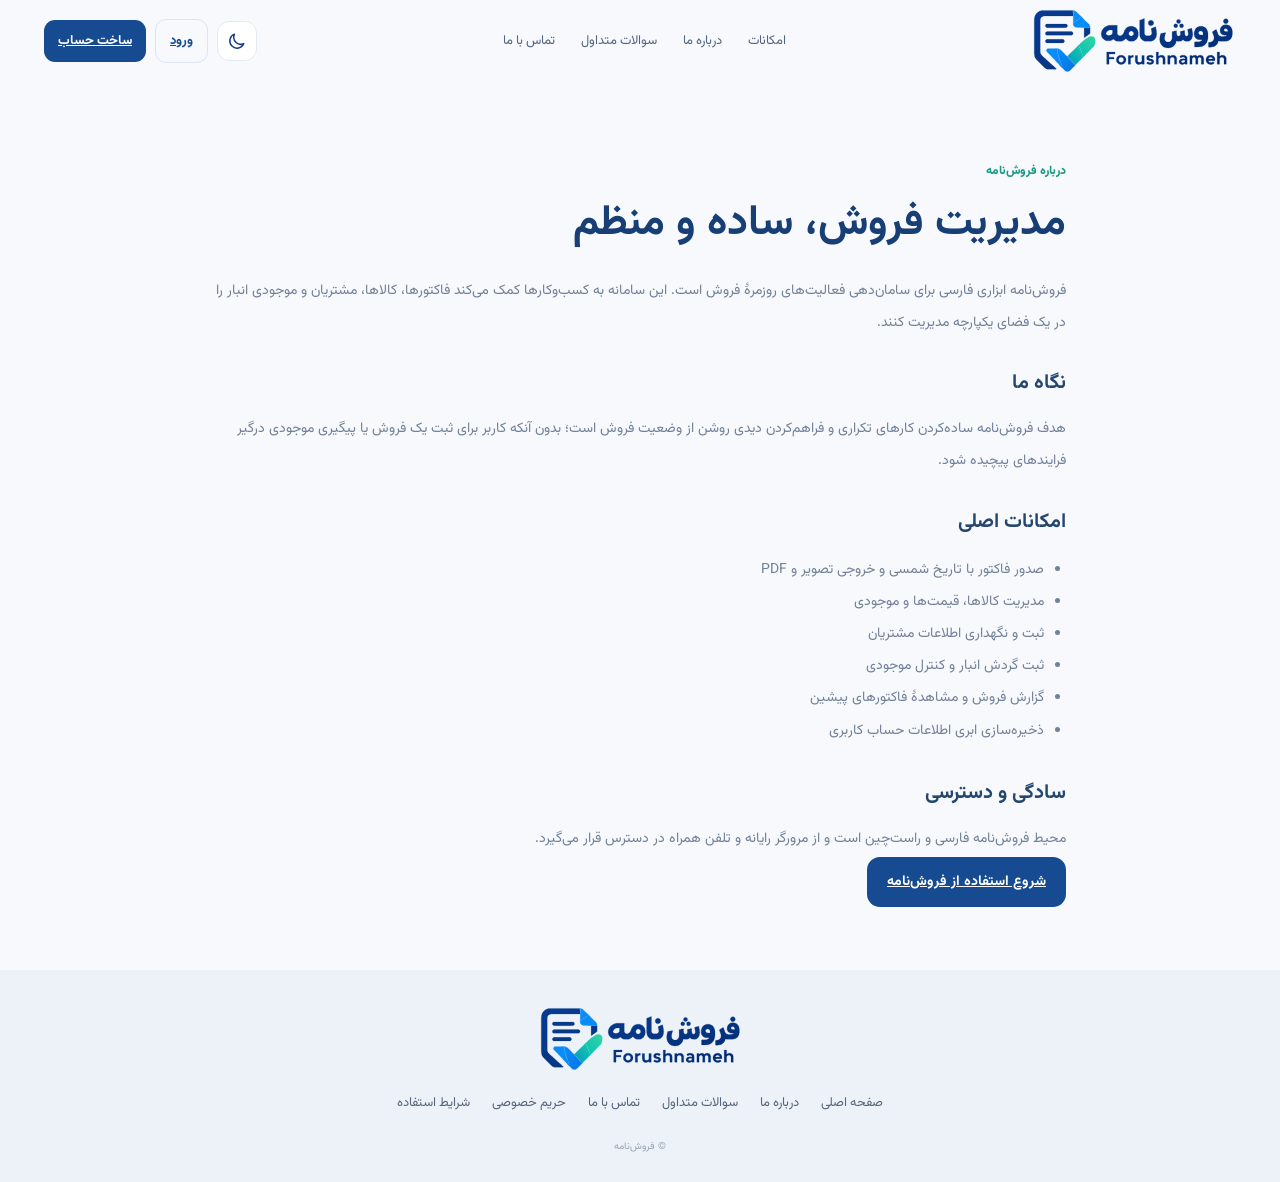
<file: about.html>
<!doctype html><html lang="fa" dir="rtl"><head><meta charset="utf-8"><meta name="viewport" content="width=device-width,initial-scale=1"><meta name="theme-color" content="#103b86">
<script>(function(){try{var mode=localStorage.getItem("forushnameh.theme");if(mode!=="dark"&&mode!=="light"){mode="light";localStorage.setItem("forushnameh.theme","light")}document.documentElement.dataset.theme=mode}catch(e){document.documentElement.dataset.theme="light"}})();</script><meta name="description" content="آشنایی با سامانه فارسی مدیریت فروش فروش‌نامه"><title>درباره ما | فروش‌نامه</title><link rel="stylesheet" href="styles.css?v=20"><link rel="icon" type="image/svg+xml" href="logo-forushnameh.svg"><script defer src="site.js?v=2"></script></head><body><div class="public-site"><header class="public-header"><a class="public-brand" href="index.html" aria-label="صفحه اصلی فروش‌نامه"><img src="logo-forushnameh.svg" alt="فروش‌نامه"></a><button class="public-menu-toggle" id="publicMenuToggle" type="button" aria-expanded="false" aria-controls="publicNav" aria-label="باز کردن منو"><span></span><span></span><span></span></button><nav id="publicNav" class="public-nav"><a href="index.html#features">امکانات</a><a href="about.html">درباره ما</a><a href="faq.html">سوالات متداول</a><a href="contact.html">تماس با ما</a></nav><div class="public-header-actions"><button class="theme-toggle" type="button" data-theme-toggle aria-label="فعال‌سازی تم تاریک" aria-pressed="false" title="تغییر تم"><svg class="theme-icon theme-icon-moon" viewBox="0 0 24 24" aria-hidden="true"><path d="M20.2 15.1A8.5 8.5 0 0 1 8.9 3.8 8.7 8.7 0 1 0 20.2 15.1Z"/></svg><svg class="theme-icon theme-icon-sun" viewBox="0 0 24 24" aria-hidden="true"><circle cx="12" cy="12" r="4"/><path d="M12 2v2m0 16v2M4.93 4.93l1.42 1.42m11.3 11.3 1.42 1.42M2 12h2m16 0h2M4.93 19.07l1.42-1.42m11.3-11.3 1.42-1.42"/></svg></button><a class="button button-ghost" href="index.html?auth=login">ورود</a><a class="button button-primary" href="index.html?auth=signup">ساخت حساب</a></div></header><main class="public-section standalone-page"><span class="public-kicker">درباره فروش‌نامه</span><h1>مدیریت فروش، ساده و منظم</h1><p>فروش‌نامه ابزاری فارسی برای سامان‌دهی فعالیت‌های روزمرهٔ فروش است. این سامانه به کسب‌وکارها کمک می‌کند فاکتورها، کالاها، مشتریان و موجودی انبار را در یک فضای یکپارچه مدیریت کنند.</p><h2>نگاه ما</h2><p>هدف فروش‌نامه ساده‌کردن کارهای تکراری و فراهم‌کردن دیدی روشن از وضعیت فروش است؛ بدون آنکه کاربر برای ثبت یک فروش یا پیگیری موجودی درگیر فرایندهای پیچیده شود.</p><h2>امکانات اصلی</h2><ul><li>صدور فاکتور با تاریخ شمسی و خروجی تصویر و PDF</li><li>مدیریت کالاها، قیمت‌ها و موجودی</li><li>ثبت و نگهداری اطلاعات مشتریان</li><li>ثبت گردش انبار و کنترل موجودی</li><li>گزارش فروش و مشاهدهٔ فاکتورهای پیشین</li><li>ذخیره‌سازی ابری اطلاعات حساب کاربری</li></ul><h2>سادگی و دسترسی</h2><p>محیط فروش‌نامه فارسی و راست‌چین است و از مرورگر رایانه و تلفن همراه در دسترس قرار می‌گیرد.</p><a class="button button-primary button-large" href="index.html?auth=signup">شروع استفاده از فروش‌نامه</a></main><footer class="public-footer"><a class="public-brand" href="index.html"><img src="logo-forushnameh.svg" alt="فروش‌نامه"></a><div><a href="index.html">صفحه اصلی</a><a href="about.html">درباره ما</a><a href="faq.html">سوالات متداول</a><a href="contact.html">تماس با ما</a><a href="privacy.html">حریم خصوصی</a><a href="terms.html">شرایط استفاده</a></div><small>© فروش‌نامه</small></footer></div></body></html>
</file>
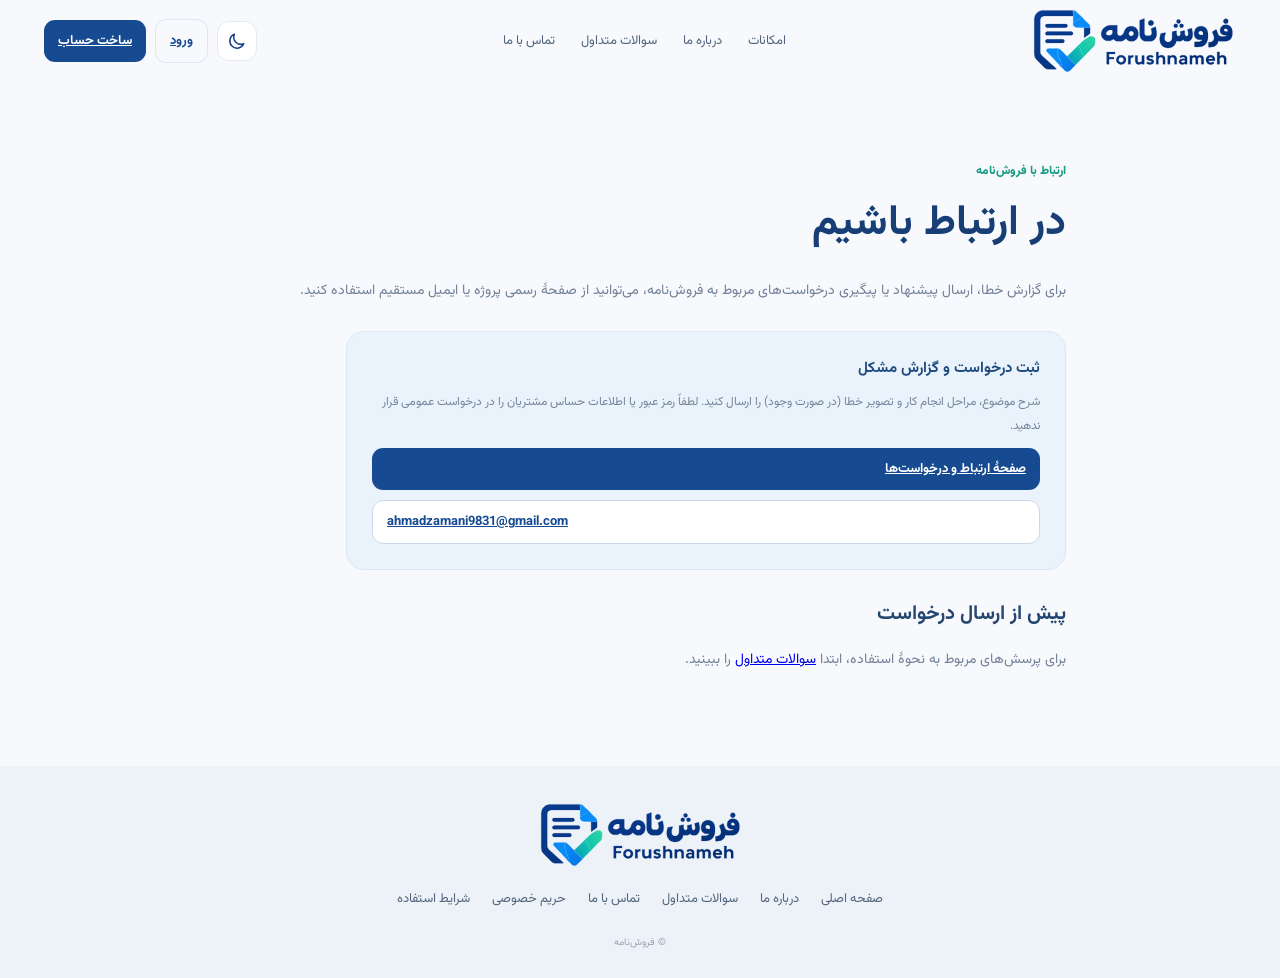
<file: contact.html>
<!doctype html><html lang="fa" dir="rtl"><head><meta charset="utf-8"><meta name="viewport" content="width=device-width,initial-scale=1"><meta name="theme-color" content="#103b86">
<script>(function(){try{var mode=localStorage.getItem("forushnameh.theme");if(mode!=="dark"&&mode!=="light"){mode="light";localStorage.setItem("forushnameh.theme","light")}document.documentElement.dataset.theme=mode}catch(e){document.documentElement.dataset.theme="light"}})();</script><meta name="description" content="راه‌های ارتباط و ثبت درخواست درباره فروش‌نامه"><title>تماس با ما | فروش‌نامه</title><link rel="stylesheet" href="styles.css?v=20"><link rel="icon" type="image/svg+xml" href="logo-forushnameh.svg"><script defer src="site.js?v=2"></script></head><body><div class="public-site"><header class="public-header"><a class="public-brand" href="index.html" aria-label="صفحه اصلی فروش‌نامه"><img src="logo-forushnameh.svg" alt="فروش‌نامه"></a><button class="public-menu-toggle" id="publicMenuToggle" type="button" aria-expanded="false" aria-controls="publicNav" aria-label="باز کردن منو"><span></span><span></span><span></span></button><nav id="publicNav" class="public-nav"><a href="index.html#features">امکانات</a><a href="about.html">درباره ما</a><a href="faq.html">سوالات متداول</a><a href="contact.html">تماس با ما</a></nav><div class="public-header-actions"><button class="theme-toggle" type="button" data-theme-toggle aria-label="فعال‌سازی تم تاریک" aria-pressed="false" title="تغییر تم"><svg class="theme-icon theme-icon-moon" viewBox="0 0 24 24" aria-hidden="true"><path d="M20.2 15.1A8.5 8.5 0 0 1 8.9 3.8 8.7 8.7 0 1 0 20.2 15.1Z"/></svg><svg class="theme-icon theme-icon-sun" viewBox="0 0 24 24" aria-hidden="true"><circle cx="12" cy="12" r="4"/><path d="M12 2v2m0 16v2M4.93 4.93l1.42 1.42m11.3 11.3 1.42 1.42M2 12h2m16 0h2M4.93 19.07l1.42-1.42m11.3-11.3 1.42-1.42"/></svg></button><a class="button button-ghost" href="index.html?auth=login">ورود</a><a class="button button-primary" href="index.html?auth=signup">ساخت حساب</a></div></header><main class="public-section standalone-page"><span class="public-kicker">ارتباط با فروش‌نامه</span><h1>در ارتباط باشیم</h1><p>برای گزارش خطا، ارسال پیشنهاد یا پیگیری درخواست‌های مربوط به فروش‌نامه، می‌توانید از صفحهٔ رسمی پروژه یا ایمیل مستقیم استفاده کنید.</p><div class="contact-note"><strong>ثبت درخواست و گزارش مشکل</strong><span>شرح موضوع، مراحل انجام کار و تصویر خطا (در صورت وجود) را ارسال کنید. لطفاً رمز عبور یا اطلاعات حساس مشتریان را در درخواست عمومی قرار ندهید.</span><a class="button button-primary" href="https://github.com/AhmadZamani031/Forushnameh/issues" target="_blank" rel="noopener">صفحهٔ ارتباط و درخواست‌ها</a><a class="button button-outline" href="mailto:ahmadzamani9831@gmail.com" dir="ltr">ahmadzamani9831@gmail.com</a></div><h2>پیش از ارسال درخواست</h2><p>برای پرسش‌های مربوط به نحوهٔ استفاده، ابتدا <a href="faq.html">سوالات متداول</a> را ببینید.</p></main><footer class="public-footer"><a class="public-brand" href="index.html"><img src="logo-forushnameh.svg" alt="فروش‌نامه"></a><div><a href="index.html">صفحه اصلی</a><a href="about.html">درباره ما</a><a href="faq.html">سوالات متداول</a><a href="contact.html">تماس با ما</a><a href="privacy.html">حریم خصوصی</a><a href="terms.html">شرایط استفاده</a></div><small>© فروش‌نامه</small></footer></div></body></html>
</file>
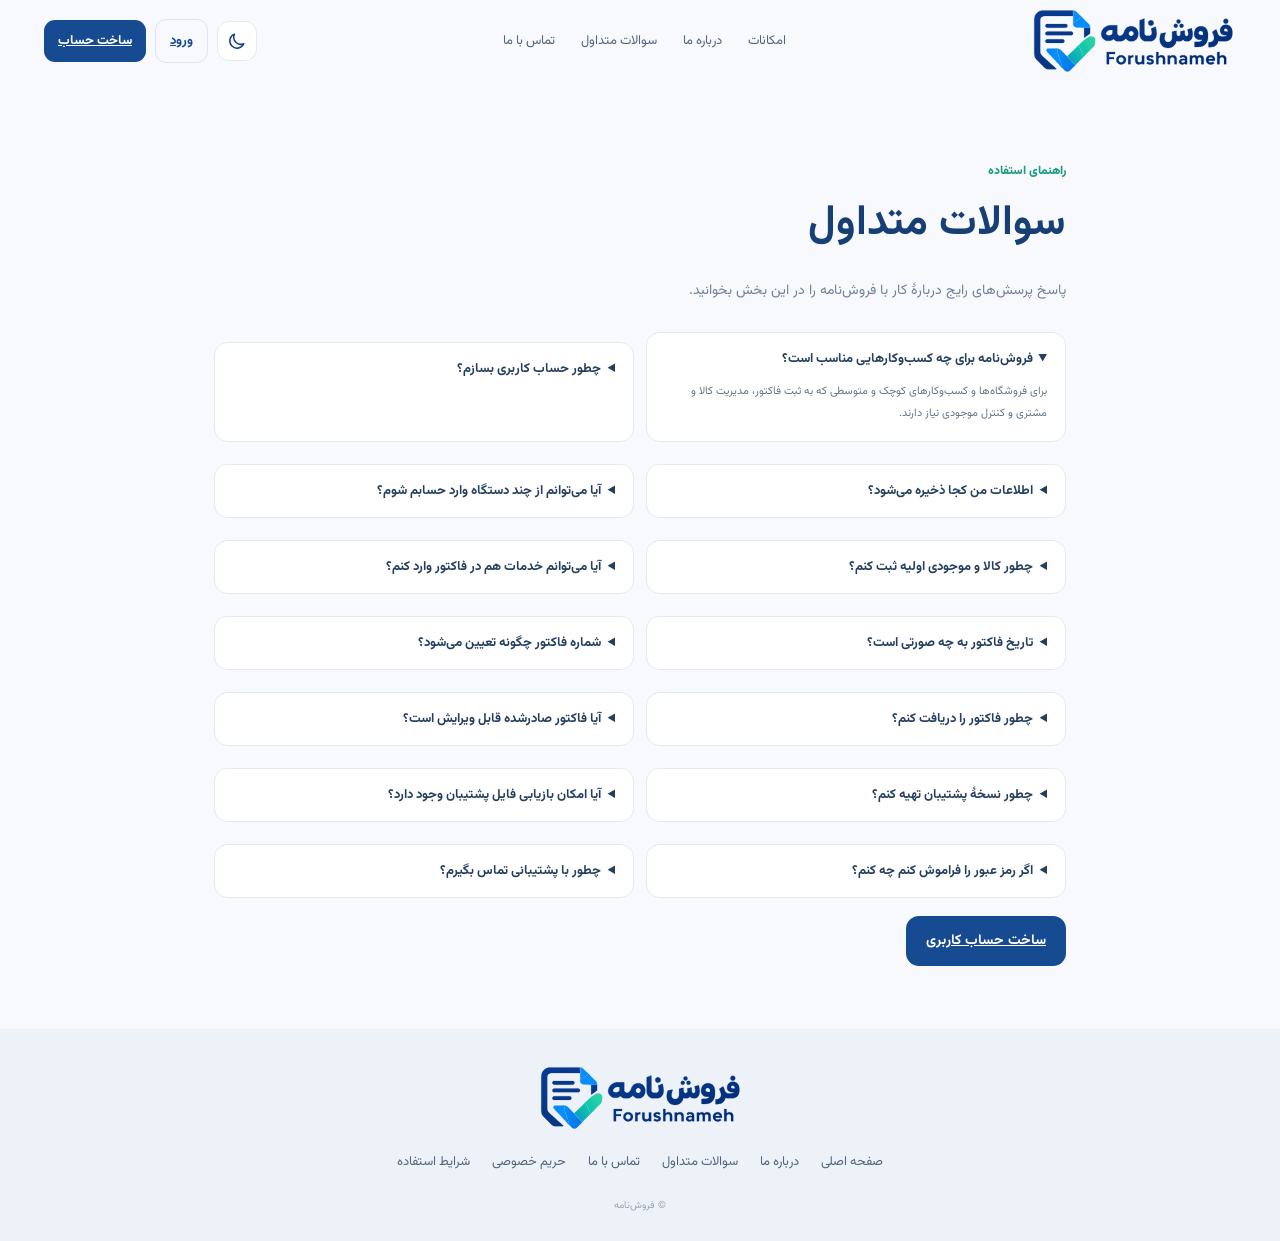
<file: faq.html>
<!doctype html><html lang="fa" dir="rtl"><head><meta charset="utf-8"><meta name="viewport" content="width=device-width,initial-scale=1"><meta name="theme-color" content="#103b86">
<script>(function(){try{var mode=localStorage.getItem("forushnameh.theme");if(mode!=="dark"&&mode!=="light"){mode="light";localStorage.setItem("forushnameh.theme","light")}document.documentElement.dataset.theme=mode}catch(e){document.documentElement.dataset.theme="light"}})();</script><meta name="description" content="پاسخ پرسش‌های رایج درباره فروش‌نامه"><title>سوالات متداول | فروش‌نامه</title><link rel="stylesheet" href="styles.css?v=20"><link rel="icon" type="image/svg+xml" href="logo-forushnameh.svg"><script defer src="site.js?v=2"></script></head><body><div class="public-site"><header class="public-header"><a class="public-brand" href="index.html" aria-label="صفحه اصلی فروش‌نامه"><img src="logo-forushnameh.svg" alt="فروش‌نامه"></a><button class="public-menu-toggle" id="publicMenuToggle" type="button" aria-expanded="false" aria-controls="publicNav" aria-label="باز کردن منو"><span></span><span></span><span></span></button><nav id="publicNav" class="public-nav"><a href="index.html#features">امکانات</a><a href="about.html">درباره ما</a><a href="faq.html">سوالات متداول</a><a href="contact.html">تماس با ما</a></nav><div class="public-header-actions"><button class="theme-toggle" type="button" data-theme-toggle aria-label="فعال‌سازی تم تاریک" aria-pressed="false" title="تغییر تم"><svg class="theme-icon theme-icon-moon" viewBox="0 0 24 24" aria-hidden="true"><path d="M20.2 15.1A8.5 8.5 0 0 1 8.9 3.8 8.7 8.7 0 1 0 20.2 15.1Z"/></svg><svg class="theme-icon theme-icon-sun" viewBox="0 0 24 24" aria-hidden="true"><circle cx="12" cy="12" r="4"/><path d="M12 2v2m0 16v2M4.93 4.93l1.42 1.42m11.3 11.3 1.42 1.42M2 12h2m16 0h2M4.93 19.07l1.42-1.42m11.3-11.3 1.42-1.42"/></svg></button><a class="button button-ghost" href="index.html?auth=login">ورود</a><a class="button button-primary" href="index.html?auth=signup">ساخت حساب</a></div></header><main class="public-section standalone-page"><span class="public-kicker">راهنمای استفاده</span><h1>سوالات متداول</h1><p>پاسخ پرسش‌های رایج دربارهٔ کار با فروش‌نامه را در این بخش بخوانید.</p><div class="faq-grid standalone-faq">
<details open><summary>فروش‌نامه برای چه کسب‌وکارهایی مناسب است؟</summary><p>برای فروشگاه‌ها و کسب‌وکارهای کوچک و متوسطی که به ثبت فاکتور، مدیریت کالا و مشتری و کنترل موجودی نیاز دارند.</p></details>
<details><summary>چطور حساب کاربری بسازم؟</summary><p>گزینهٔ ساخت حساب را انتخاب کنید، نام، ایمیل و رمز عبور را وارد کنید و پیوند تأیید ایمیل را باز کنید.</p></details>
<details><summary>اطلاعات من کجا ذخیره می‌شود؟</summary><p>اطلاعات کاری در پایگاه دادهٔ ابری ذخیره می‌شود و دسترسی هر حساب به اطلاعات خودش محدود است.</p></details>
<details><summary>آیا می‌توانم از چند دستگاه وارد حسابم شوم؟</summary><p>بله؛ با ورود به همان حساب کاربری، اطلاعات ابری از دستگاه‌های مختلف در دسترس است.</p></details>
<details><summary>چطور کالا و موجودی اولیه ثبت کنم؟</summary><p>در بخش کالاها، کالا را ثبت کنید و سپس از قسمت گردش انبار، موجودی اولیه یا ورود کالا را ثبت کنید.</p></details>
<details><summary>آیا می‌توانم خدمات هم در فاکتور وارد کنم؟</summary><p>بله؛ شرح خدمت و مبلغ آن را می‌توانید به‌صورت دستی در ردیف فاکتور وارد کنید.</p></details>
<details><summary>تاریخ فاکتور به چه صورتی است؟</summary><p>تاریخ فاکتور به تقویم شمسی و با قالب سال/ماه/روز وارد و نمایش داده می‌شود.</p></details>
<details><summary>شماره فاکتور چگونه تعیین می‌شود؟</summary><p>شماره فاکتور هنگام صدور، به‌صورت ترتیبی در پایگاه داده اختصاص داده می‌شود.</p></details>
<details><summary>چطور فاکتور را دریافت کنم؟</summary><p>پس از صدور، می‌توانید پیش‌نمایش فاکتور را به‌صورت تصویر PNG یا فایل PDF ذخیره کنید.</p></details>
<details><summary>آیا فاکتور صادرشده قابل ویرایش است؟</summary><p>فاکتور صادرشده در حال حاضر برای مشاهده در دسترس است و ویرایش مستقیم آن از داخل برنامه انجام نمی‌شود.</p></details>
<details><summary>چطور نسخهٔ پشتیبان تهیه کنم؟</summary><p>از بخش پشتیبان‌گیری فایل JSON اطلاعات حساب خود را دریافت و در مکانی امن نگهداری کنید.</p></details>
<details><summary>آیا امکان بازیابی فایل پشتیبان وجود دارد؟</summary><p>در حال حاضر امکان دریافت فایل پشتیبان وجود دارد؛ واردکردن فایل از داخل برنامه ارائه نمی‌شود.</p></details>
<details><summary>اگر رمز عبور را فراموش کنم چه کنم؟</summary><p>در پنجرهٔ ورود گزینهٔ بازیابی رمز عبور را انتخاب کنید تا پیوند بازیابی برای ایمیل شما ارسال شود.</p></details>
<details><summary>چطور با پشتیبانی تماس بگیرم؟</summary><p>برای گزارش مشکل یا ارسال پیشنهاد از صفحهٔ تماس با ما استفاده کنید.</p></details></div><a class="button button-primary button-large" href="index.html?auth=signup">ساخت حساب کاربری</a></main><footer class="public-footer"><a class="public-brand" href="index.html"><img src="logo-forushnameh.svg" alt="فروش‌نامه"></a><div><a href="index.html">صفحه اصلی</a><a href="about.html">درباره ما</a><a href="faq.html">سوالات متداول</a><a href="contact.html">تماس با ما</a><a href="privacy.html">حریم خصوصی</a><a href="terms.html">شرایط استفاده</a></div><small>© فروش‌نامه</small></footer></div></body></html>
</file>
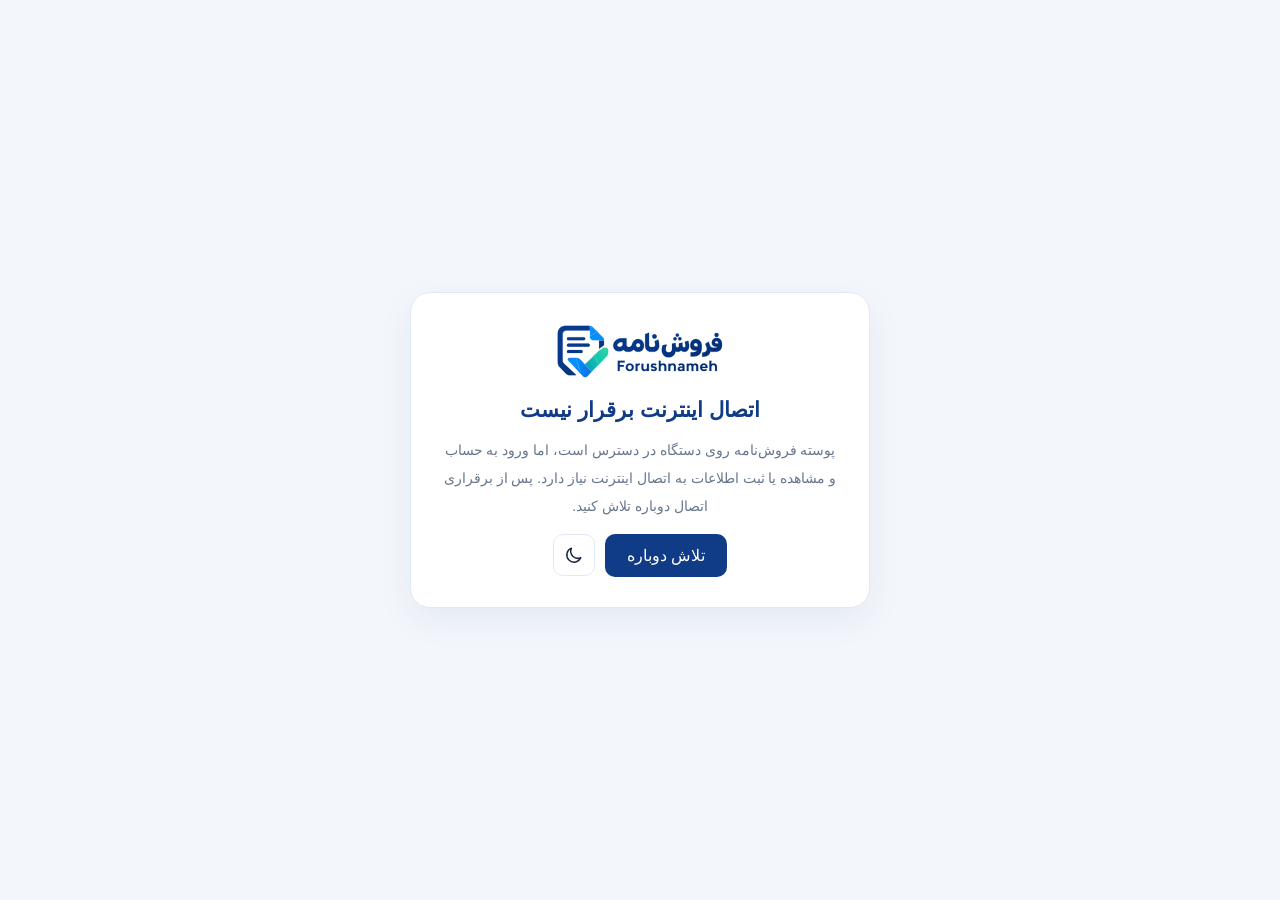
<file: offline.html>
<!doctype html>
<html lang="fa" dir="rtl">
<head>
<meta charset="utf-8">
<meta name="viewport" content="width=device-width,initial-scale=1">
<meta name="theme-color" content="#103b86">
<script>
(function(){
  try {
    var mode=localStorage.getItem("forushnameh.theme")==="dark"?"dark":"light";
    document.documentElement.dataset.theme=mode;
  } catch(e) { document.documentElement.dataset.theme="light"; }
})();
</script>
<title>اتصال اینترنت در دسترس نیست | فروش‌نامه</title>
<link rel="icon" href="./logo-forushnameh.svg" type="image/svg+xml">
<style>
:root{color-scheme:light;--bg:#f3f6fb;--panel:#fff;--ink:#17263b;--muted:#66768d;--border:#e2e9f2;--blue:#103b86}
:root[data-theme="dark"]{color-scheme:dark;--bg:#101a2b;--panel:#19283e;--ink:#e7eef9;--muted:#adbbce;--border:#354963;--blue:#a9caff}
*{box-sizing:border-box}
body{margin:0;min-height:100vh;display:grid;place-items:center;background:var(--bg);color:var(--ink);font-family:Tahoma,sans-serif;padding:20px;transition:background .2s,color .2s}
.card{max-width:460px;width:100%;text-align:center;background:var(--panel);border:1px solid var(--border);border-radius:20px;padding:30px;box-shadow:0 12px 35px #103b8610}
img{width:170px;height:auto;max-width:100%;max-height:58px;object-fit:contain}
h1{font-size:21px;color:var(--blue)}
p{font-size:14px;line-height:2;color:var(--muted)}
.actions{display:flex;justify-content:center;align-items:center;gap:10px;flex-wrap:wrap}
button{border:0;border-radius:10px;background:#103b86;color:#fff;padding:12px 22px;font:inherit;cursor:pointer}
.theme-toggle{width:42px;height:42px;padding:0;display:grid;place-items:center;background:var(--panel);border:1px solid var(--border);color:var(--ink)}
.theme-toggle svg{width:20px;height:20px;fill:none;stroke:currentColor;stroke-width:1.8;stroke-linecap:round;stroke-linejoin:round}
.theme-toggle .sun{display:none}
:root[data-theme="dark"] .theme-toggle .moon{display:none}
:root[data-theme="dark"] .theme-toggle .sun{display:block}
button:focus-visible{outline:3px solid #83b6f5;outline-offset:3px}
</style>
</head>
<body>
<main class="card">
<img src="./logo-forushnameh.svg" alt="فروش‌نامه">
<h1>اتصال اینترنت برقرار نیست</h1>
<p>پوسته فروش‌نامه روی دستگاه در دسترس است، اما ورود به حساب و مشاهده یا ثبت اطلاعات به اتصال اینترنت نیاز دارد. پس از برقراری اتصال دوباره تلاش کنید.</p>
<div class="actions">
<button type="button" onclick="location.reload()">تلاش دوباره</button>
<button class="theme-toggle" type="button" id="themeToggle" aria-label="فعال‌سازی تم تاریک" aria-pressed="false" title="تغییر تم">
<svg class="moon" viewBox="0 0 24 24" aria-hidden="true"><path d="M20.2 15.1A8.5 8.5 0 0 1 8.9 3.8 8.7 8.7 0 1 0 20.2 15.1Z"/></svg>
<svg class="sun" viewBox="0 0 24 24" width="20" height="20" aria-hidden="true" focusable="false"><circle cx="12" cy="12" r="4"/><path d="M12 1.75v2.1M12 20.15v2.1M4.75 4.75l1.5 1.5m11.5 11.5 1.5 1.5M1.75 12h2.1m16.3 0h2.1M4.75 19.25l-1.5-1.5m11.5-11.5 1.5-1.5"/></svg>
</button>
</div>
</main>
<script>
(function(){
 const root=document.documentElement,button=document.getElementById("themeToggle"),meta=document.querySelector('meta[name="theme-color"]');
 function apply(mode){root.dataset.theme=mode;button.setAttribute("aria-pressed",String(mode==="dark"));button.setAttribute("aria-label",mode==="dark"?"فعال‌سازی تم روشن":"فعال‌سازی تم تاریک");if(meta)meta.content=mode==="dark"?"#101a2b":"#103b86"}
 apply(root.dataset.theme==="dark"?"dark":"light");
 button.addEventListener("click",function(){const next=root.dataset.theme==="dark"?"light":"dark";try{localStorage.setItem("forushnameh.theme",next)}catch(e){}apply(next)});
})();
</script>
</body>
</html>
</file>
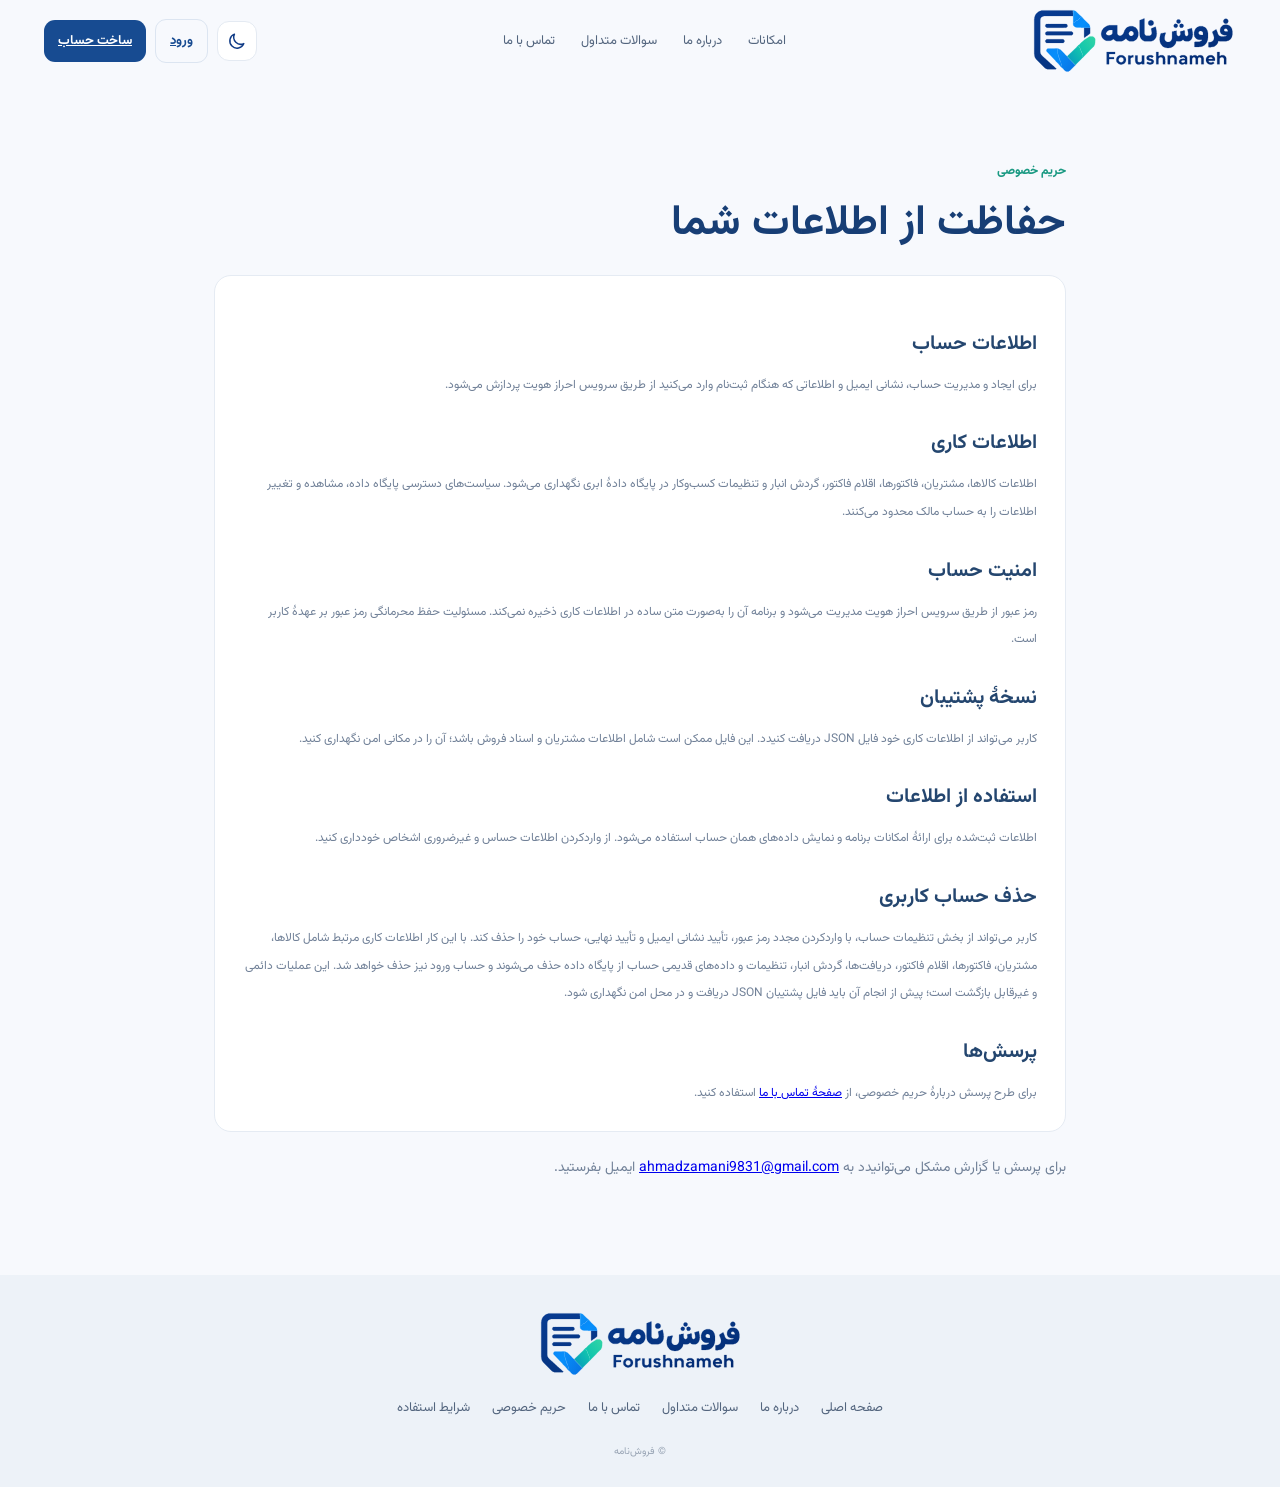
<file: privacy.html>
<!doctype html><html lang="fa" dir="rtl"><head><meta charset="utf-8"><meta name="viewport" content="width=device-width,initial-scale=1"><meta name="theme-color" content="#103b86">
<script>(function(){try{var mode=localStorage.getItem("forushnameh.theme");if(mode!=="dark"&&mode!=="light"){mode="light";localStorage.setItem("forushnameh.theme","light")}document.documentElement.dataset.theme=mode}catch(e){document.documentElement.dataset.theme="light"}})();</script><meta name="description" content="اطلاعات مربوط به حریم خصوصی و نگهداری داده‌ها در فروش‌نامه"><title>حریم خصوصی | فروش‌نامه</title><link rel="stylesheet" href="styles.css?v=21"><link rel="icon" type="image/svg+xml" href="logo-forushnameh.svg"><script defer src="site.js?v=2"></script></head><body><div class="public-site"><header class="public-header"><a class="public-brand" href="index.html" aria-label="صفحه اصلی فروش‌نامه"><img src="logo-forushnameh.svg" alt="فروش‌نامه"></a><button class="public-menu-toggle" id="publicMenuToggle" type="button" aria-expanded="false" aria-controls="publicNav" aria-label="باز کردن منو"><span></span><span></span><span></span></button><nav id="publicNav" class="public-nav"><a href="index.html#features">امکانات</a><a href="about.html">درباره ما</a><a href="faq.html">سوالات متداول</a><a href="contact.html">تماس با ما</a></nav><div class="public-header-actions"><button class="theme-toggle" type="button" data-theme-toggle aria-label="فعال‌سازی تم تاریک" aria-pressed="false" title="تغییر تم"><svg class="theme-icon theme-icon-moon" viewBox="0 0 24 24" aria-hidden="true"><path d="M20.2 15.1A8.5 8.5 0 0 1 8.9 3.8 8.7 8.7 0 1 0 20.2 15.1Z"/></svg><svg class="theme-icon theme-icon-sun" viewBox="0 0 24 24" aria-hidden="true"><circle cx="12" cy="12" r="4"/><path d="M12 2v2m0 16v2M4.93 4.93l1.42 1.42m11.3 11.3 1.42 1.42M2 12h2m16 0h2M4.93 19.07l1.42-1.42m11.3-11.3 1.42-1.42"/></svg></button><a class="button button-ghost" href="index.html?auth=login">ورود</a><a class="button button-primary" href="index.html?auth=signup">ساخت حساب</a></div></header><main class="public-section standalone-page"><span class="public-kicker">حریم خصوصی</span><h1>حفاظت از اطلاعات شما</h1><div class="legal-copy"><h2>اطلاعات حساب</h2><p>برای ایجاد و مدیریت حساب، نشانی ایمیل و اطلاعاتی که هنگام ثبت‌نام وارد می‌کنید از طریق سرویس احراز هویت پردازش می‌شود.</p><h2>اطلاعات کاری</h2><p>اطلاعات کالاها، مشتریان، فاکتورها، اقلام فاکتور، گردش انبار و تنظیمات کسب‌وکار در پایگاه دادهٔ ابری نگهداری می‌شود. سیاست‌های دسترسی پایگاه داده، مشاهده و تغییر اطلاعات را به حساب مالک محدود می‌کنند.</p><h2>امنیت حساب</h2><p>رمز عبور از طریق سرویس احراز هویت مدیریت می‌شود و برنامه آن را به‌صورت متن ساده در اطلاعات کاری ذخیره نمی‌کند. مسئولیت حفظ محرمانگی رمز عبور بر عهدهٔ کاربر است.</p><h2>نسخهٔ پشتیبان</h2><p>کاربر می‌تواند از اطلاعات کاری خود فایل JSON دریافت کنیدد. این فایل ممکن است شامل اطلاعات مشتریان و اسناد فروش باشد؛ آن را در مکانی امن نگهداری کنید.</p><h2>استفاده از اطلاعات</h2><p>اطلاعات ثبت‌شده برای ارائهٔ امکانات برنامه و نمایش داده‌های همان حساب استفاده می‌شود. از واردکردن اطلاعات حساس و غیرضروری اشخاص خودداری کنید.</p><h2>حذف حساب کاربری</h2><p>کاربر می‌تواند از بخش تنظیمات حساب، با واردکردن مجدد رمز عبور، تأیید نشانی ایمیل و تأیید نهایی، حساب خود را حذف کند. با این کار اطلاعات کاری مرتبط شامل کالاها، مشتریان، فاکتورها، اقلام فاکتور، دریافت‌ها، گردش انبار، تنظیمات و داده‌های قدیمی حساب از پایگاه داده حذف می‌شوند و حساب ورود نیز حذف خواهد شد. این عملیات دائمی و غیرقابل بازگشت است؛ پیش از انجام آن باید فایل پشتیبان JSON دریافت و در محل امن نگهداری شود.</p><h2>پرسش‌ها</h2><p>برای طرح پرسش دربارهٔ حریم خصوصی، از <a href="contact.html">صفحهٔ تماس با ما</a> استفاده کنید.</p></div><p>برای پرسش یا گزارش مشکل می‌توانیدد به <a href="mailto:ahmadzamani9831@gmail.com" dir="ltr">ahmadzamani9831@gmail.com</a> ایمیل بفرستید.</p></main><footer class="public-footer"><a class="public-brand" href="index.html"><img src="logo-forushnameh.svg" alt="فروش‌نامه"></a><div><a href="index.html">صفحه اصلی</a><a href="about.html">درباره ما</a><a href="faq.html">سوالات متداول</a><a href="contact.html">تماس با ما</a><a href="privacy.html">حریم خصوصی</a><a href="terms.html">شرایط استفاده</a></div><small>© فروش‌نامه</small></footer></div></body></html>
</file>
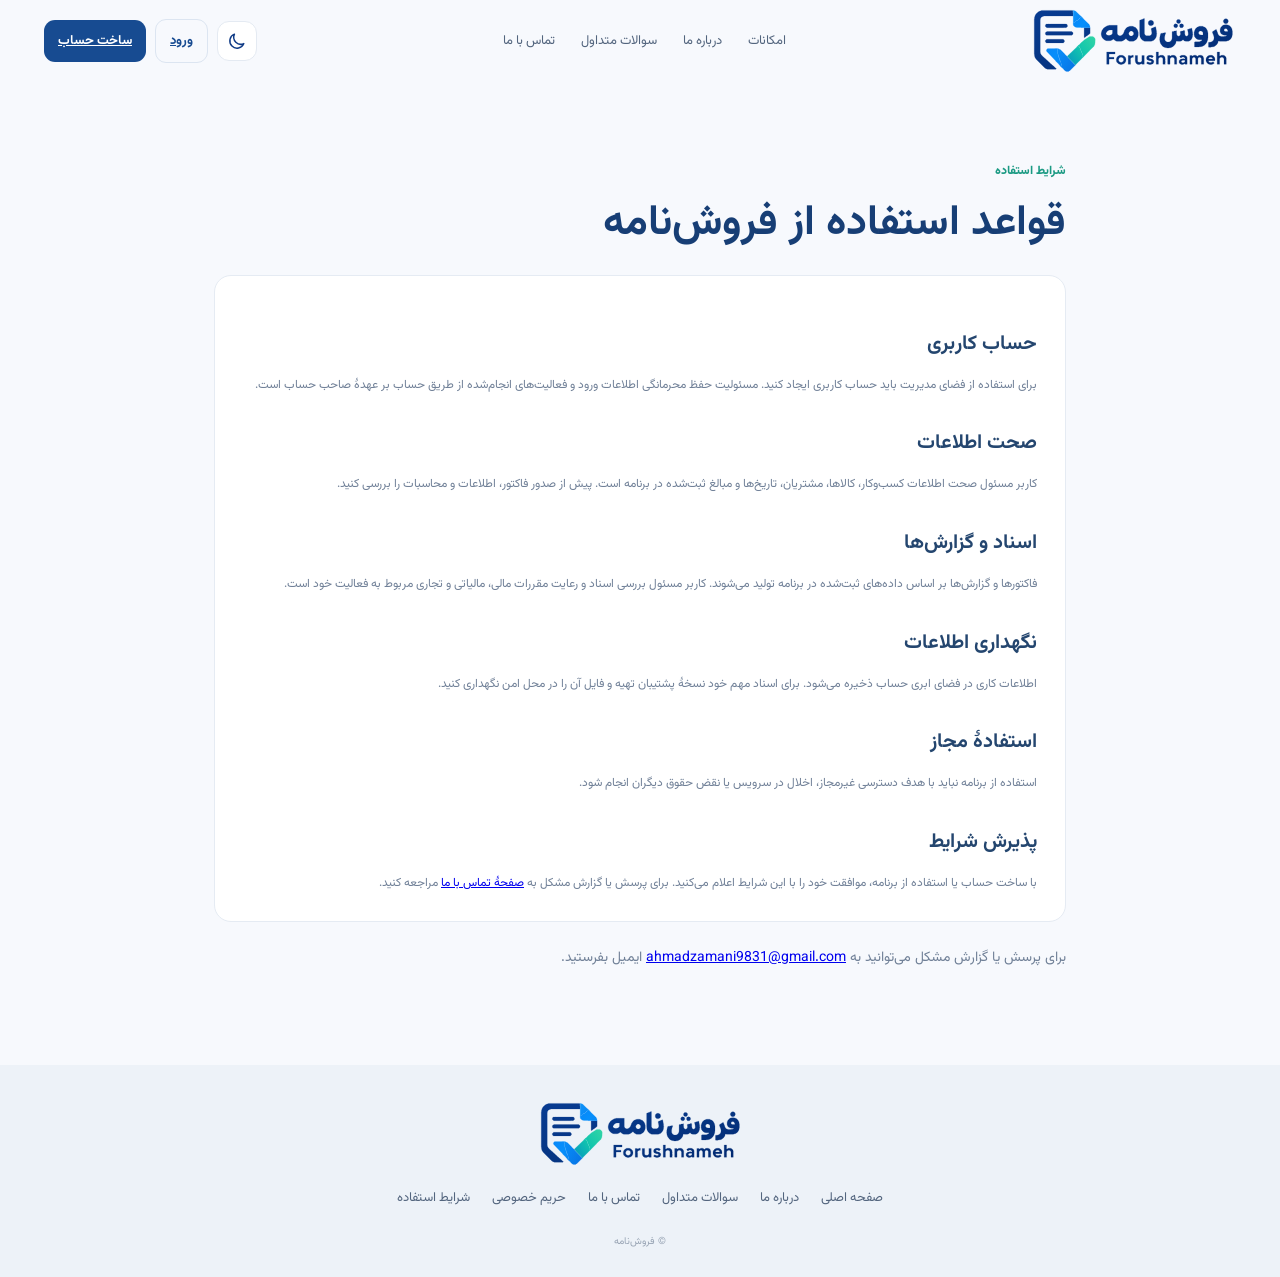
<file: terms.html>
<!doctype html><html lang="fa" dir="rtl"><head><meta charset="utf-8"><meta name="viewport" content="width=device-width,initial-scale=1"><meta name="theme-color" content="#103b86">
<script>(function(){try{var mode=localStorage.getItem("forushnameh.theme");if(mode!=="dark"&&mode!=="light"){mode="light";localStorage.setItem("forushnameh.theme","light")}document.documentElement.dataset.theme=mode}catch(e){document.documentElement.dataset.theme="light"}})();</script><meta name="description" content="شرایط استفاده از سامانه فروش‌نامه"><title>شرایط استفاده | فروش‌نامه</title><link rel="stylesheet" href="styles.css?v=20"><link rel="icon" type="image/svg+xml" href="logo-forushnameh.svg"><script defer src="site.js?v=2"></script></head><body><div class="public-site"><header class="public-header"><a class="public-brand" href="index.html" aria-label="صفحه اصلی فروش‌نامه"><img src="logo-forushnameh.svg" alt="فروش‌نامه"></a><button class="public-menu-toggle" id="publicMenuToggle" type="button" aria-expanded="false" aria-controls="publicNav" aria-label="باز کردن منو"><span></span><span></span><span></span></button><nav id="publicNav" class="public-nav"><a href="index.html#features">امکانات</a><a href="about.html">درباره ما</a><a href="faq.html">سوالات متداول</a><a href="contact.html">تماس با ما</a></nav><div class="public-header-actions"><button class="theme-toggle" type="button" data-theme-toggle aria-label="فعال‌سازی تم تاریک" aria-pressed="false" title="تغییر تم"><svg class="theme-icon theme-icon-moon" viewBox="0 0 24 24" aria-hidden="true"><path d="M20.2 15.1A8.5 8.5 0 0 1 8.9 3.8 8.7 8.7 0 1 0 20.2 15.1Z"/></svg><svg class="theme-icon theme-icon-sun" viewBox="0 0 24 24" aria-hidden="true"><circle cx="12" cy="12" r="4"/><path d="M12 2v2m0 16v2M4.93 4.93l1.42 1.42m11.3 11.3 1.42 1.42M2 12h2m16 0h2M4.93 19.07l1.42-1.42m11.3-11.3 1.42-1.42"/></svg></button><a class="button button-ghost" href="index.html?auth=login">ورود</a><a class="button button-primary" href="index.html?auth=signup">ساخت حساب</a></div></header><main class="public-section standalone-page"><span class="public-kicker">شرایط استفاده</span><h1>قواعد استفاده از فروش‌نامه</h1><div class="legal-copy"><h2>حساب کاربری</h2><p>برای استفاده از فضای مدیریت باید حساب کاربری ایجاد کنید. مسئولیت حفظ محرمانگی اطلاعات ورود و فعالیت‌های انجام‌شده از طریق حساب بر عهدهٔ صاحب حساب است.</p><h2>صحت اطلاعات</h2><p>کاربر مسئول صحت اطلاعات کسب‌وکار، کالاها، مشتریان، تاریخ‌ها و مبالغ ثبت‌شده در برنامه است. پیش از صدور فاکتور، اطلاعات و محاسبات را بررسی کنید.</p><h2>اسناد و گزارش‌ها</h2><p>فاکتورها و گزارش‌ها بر اساس داده‌های ثبت‌شده در برنامه تولید می‌شوند. کاربر مسئول بررسی اسناد و رعایت مقررات مالی، مالیاتی و تجاری مربوط به فعالیت خود است.</p><h2>نگهداری اطلاعات</h2><p>اطلاعات کاری در فضای ابری حساب ذخیره می‌شود. برای اسناد مهم خود نسخهٔ پشتیبان تهیه و فایل آن را در محل امن نگهداری کنید.</p><h2>استفادهٔ مجاز</h2><p>استفاده از برنامه نباید با هدف دسترسی غیرمجاز، اخلال در سرویس یا نقض حقوق دیگران انجام شود.</p><h2>پذیرش شرایط</h2><p>با ساخت حساب یا استفاده از برنامه، موافقت خود را با این شرایط اعلام می‌کنید. برای پرسش یا گزارش مشکل به <a href="contact.html">صفحهٔ تماس با ما</a> مراجعه کنید.</p></div><p>برای پرسش یا گزارش مشکل می‌توانید به <a href="mailto:ahmadzamani9831@gmail.com" dir="ltr">ahmadzamani9831@gmail.com</a> ایمیل بفرستید.</p></main><footer class="public-footer"><a class="public-brand" href="index.html"><img src="logo-forushnameh.svg" alt="فروش‌نامه"></a><div><a href="index.html">صفحه اصلی</a><a href="about.html">درباره ما</a><a href="faq.html">سوالات متداول</a><a href="contact.html">تماس با ما</a><a href="privacy.html">حریم خصوصی</a><a href="terms.html">شرایط استفاده</a></div><small>© فروش‌نامه</small></footer></div></body></html>
</file>
<file: styles.css>
@import url('https://fonts.googleapis.com/css2?family=Vazirmatn:wght@400;500;600;700;800&display=swap');
:root{--green:#174b91;--green2:#245f9e;--mint:#eaf3fc;--ink:#1f2c28;--muted:#6d7b8d;--line:#e3e9f0;--orange:#1a9b83;font-family:"Vazirmatn",Tahoma,sans-serif}
*{box-sizing:border-box}body{margin:0;color:var(--ink);background:#f5f7f5;font-family:"Vazirmatn",Tahoma,sans-serif}button,input,textarea,select{font:inherit}
.topbar{height:78px;background:#fff;border-bottom:1px solid var(--line);display:flex;align-items:center;gap:12px;padding:0 max(24px,calc((100vw - 1240px)/2))}
.brand-mark,.invoice-symbol{display:grid;place-items:center;background:var(--green);color:#fff;font-weight:800}.brand-mark{width:42px;height:42px;border-radius:14px;font-size:24px}.brand-name{font-weight:800;font-size:18px}.brand-subtitle{font-size:12px;color:var(--muted)}
.page{max-width:1240px;padding:32px 24px 24px;margin:auto}.intro{max-width:720px;margin:0 0 26px}.eyebrow{color:var(--orange);font-size:12px;font-weight:700;margin:0 0 8px}h1{font-size:clamp(26px,3vw,36px);line-height:1.45;margin:0}.intro-text{color:var(--muted);line-height:2;margin:8px 0 0;font-size:14px}
.workspace{display:grid;grid-template-columns:minmax(320px,.92fr) minmax(380px,1.08fr);gap:24px;align-items:start}.panel{background:#fff;border:1px solid var(--line);border-radius:20px;padding:24px;box-shadow:0 8px 28px #173f3509}.section-heading{display:flex;align-items:flex-start;gap:12px;justify-content:space-between;padding-bottom:20px;border-bottom:1px solid var(--line)}.section-heading h2{font-size:19px;margin:0 0 5px}.section-heading p{font-size:12px;color:var(--muted);margin:0;line-height:1.9}.step-number{display:inline-grid;place-items:center;flex:0 0 auto;width:29px;height:29px;border-radius:10px;color:var(--green);background:var(--mint);font-weight:800;font-size:13px}
.form-section{padding:20px 0;border-bottom:1px solid var(--line)}.form-section h3{margin:0 0 14px;font-size:14px}.field{display:flex;flex-direction:column;gap:7px;margin-bottom:14px}.field:last-child{margin-bottom:0}label{font-size:12px;color:#4f6058;font-weight:600}
input,textarea,select{width:100%;border:1px solid #dfe7e2;border-radius:10px;background:#fbfcfb;color:var(--ink);padding:10px 12px;outline:none;min-height:42px;font-size:13px}textarea{resize:vertical;line-height:1.8}input:focus,textarea:focus,select:focus{border-color:#6b9b87;box-shadow:0 0 0 3px #245c4c17}.two-columns{display:grid;grid-template-columns:1fr 1fr;gap:12px}
.items-heading{display:flex;align-items:center;justify-content:space-between;gap:8px;margin-bottom:12px}.items-heading h3{margin:0}.button{border:0;border-radius:11px;padding:11px 14px;cursor:pointer;font-weight:700;font-size:13px}.button-light{background:var(--mint);color:var(--green);padding:8px 11px;font-size:12px}.item-editor{border:1px solid var(--line);border-radius:13px;padding:12px;margin-bottom:10px;background:#fcfdfc}.item-editor-top{display:flex;align-items:center;justify-content:space-between;margin-bottom:9px}.item-editor-top strong{font-size:12px}.remove-item{border:0;background:transparent;color:#a04d42;cursor:pointer;font-size:12px;padding:3px}.item-fields{display:grid;grid-template-columns:1fr 82px;gap:9px}.item-fields .field{margin:0}.item-fields input{min-width:0}.item-price-row{margin-top:9px;display:grid;grid-template-columns:1fr 1fr;gap:9px}.item-price-row .field{margin:0}.helper{color:var(--muted);font-size:11px;line-height:1.9;margin:9px 0 0}.download-button{width:100%;margin-top:18px;min-height:48px;background:var(--green);color:#fff;font-size:14px}.download-button:hover{background:var(--green2)}.status-message{font-size:12px;line-height:1.8;color:var(--green2);text-align:center;margin:8px 0 0}.privacy-note{background:#fff8ed;border:1px solid #f1e2c9;border-radius:10px;padding:11px;color:#7a6448;font-size:11px;line-height:1.9;margin:14px 0 0}
.preview-column{min-width:0}.preview-label{display:flex;justify-content:space-between;align-items:center;gap:10px;margin:0 0 13px}.preview-label>div{display:flex;align-items:center;gap:10px}.preview-label strong{font-size:14px}.live-indicator{display:flex;align-items:center;gap:6px;color:var(--muted);font-size:11px}.live-indicator span{width:7px;height:7px;border-radius:50%;background:#4c9a70}
.invoice{background:#fff;border-radius:4px;padding:clamp(20px,3vw,34px);box-shadow:0 12px 38px #1b342a17;border-top:5px solid var(--green);color:#25342d}.invoice-top{display:flex;justify-content:space-between;gap:16px;align-items:flex-start;padding-bottom:22px;border-bottom:1px solid #e7ece8}.invoice-kicker{font-size:11px;color:var(--orange);font-weight:700;margin-bottom:5px}.invoice-top h2{margin:0;font-size:23px;color:var(--green)}.muted{color:#78857f;font-size:11px;line-height:1.8;margin:4px 0 0;white-space:pre-line}.invoice-symbol{width:48px;height:48px;border-radius:15px 15px 15px 4px;font-size:27px;flex-shrink:0}.invoice-meta{display:grid;grid-template-columns:1fr 1fr;gap:12px;padding:17px 0}.invoice-meta div{display:flex;flex-direction:column;gap:5px}.invoice-meta span,.small-label{color:#849087;font-size:10px}.invoice-meta strong{font-size:12px}.customer-block{background:#f5f8f5;border-radius:10px;padding:13px 15px;display:flex;flex-direction:column;gap:4px;margin-bottom:19px}.customer-block strong{font-size:13px}.table-wrap{width:100%;overflow-x:auto}.invoice-table{width:100%;border-collapse:collapse;font-size:11px;min-width:330px}.invoice-table th{color:#718078;font-weight:600;text-align:right;background:#f7f9f7;padding:11px 8px}.invoice-table td{border-bottom:1px solid #edf0ed;padding:13px 8px;line-height:1.8}.invoice-table th:not(:first-child),.invoice-table td:not(:first-child){text-align:center;white-space:nowrap}.invoice-table th:first-child,.invoice-table td:first-child{width:42%}
.total-area{margin:20px 0 0 auto;max-width:310px}.total-line{display:flex;justify-content:space-between;align-items:center;gap:12px;font-size:12px;padding:9px 0}.grand-total{color:var(--green);border-top:1px solid #dce6df;margin-top:4px;padding-top:14px;font-weight:700}.grand-total strong{font-size:19px;white-space:nowrap}.grand-total small{font-size:10px;font-weight:500}.invoice-notes{border-top:1px solid #e7ece8;margin-top:20px;padding-top:14px}.invoice-notes p{margin:6px 0 0;font-size:11px;line-height:2;white-space:pre-line;color:#66746c}.invoice-footer{display:flex;justify-content:space-between;gap:12px;border-top:1px dashed #dbe4dd;margin-top:24px;padding-top:13px;color:#819087;font-size:10px}.preview-tip{font-size:11px;line-height:1.9;color:var(--muted);margin:14px 3px}.site-footer{color:#89958e;font-size:11px;text-align:center;padding:26px 0 6px}
@media(max-width:900px){.workspace{grid-template-columns:1fr}.preview-column{grid-row:1}.editor{grid-row:2}.invoice{max-width:650px;margin:auto}}@media(max-width:520px){.topbar{padding:0 16px;height:68px}.page{padding:24px 14px}.panel{padding:17px;border-radius:15px}.invoice{padding:19px 15px}.invoice-top h2{font-size:19px}.invoice-symbol{width:40px;height:40px}.live-indicator{font-size:10px}.two-columns{gap:8px}}

/* Saved invoices - phase 2 */
.saved-section { margin-top: 22px; }
.saved-actions { display:flex; flex-wrap:wrap; gap:10px; margin-top:14px; }
.saved-invoices { display:grid; gap:10px; margin-top:12px; }
.saved-invoice { display:flex; align-items:center; justify-content:space-between; gap:12px; padding:14px; border:1px solid #e1e7e3; border-radius:12px; background:#fff; }
.saved-invoice-info { display:flex; flex-direction:column; gap:5px; min-width:0; }
.saved-invoice-info strong { overflow-wrap:anywhere; }
.saved-invoice-info span { color:#66756e; font-size:.88rem; }
.saved-invoice-actions { display:flex; flex-wrap:wrap; gap:7px; flex-shrink:0; }
.button-danger { color:#9b2c2c; background:#fff0f0; border:1px solid #f0caca; }
@media (max-width: 520px) { .saved-invoice { align-items:stretch; flex-direction:column; } .saved-invoice-actions { width:100%; } .saved-invoice-actions .button { flex:1; } }

/* Phase 3: products, customers and backup */
.management-section .section-heading,.data-tools .section-heading{margin-bottom:16px}
.management-form{background:#fbfdfb;border:1px solid var(--line);border-radius:13px;padding:14px;margin:12px 0}
.button-primary{background:var(--green);color:#fff}
.button-primary:hover{background:var(--green2)}
.records-list{display:grid;gap:9px;margin-top:12px}
.record-row{display:flex;align-items:center;justify-content:space-between;gap:12px;border:1px solid var(--line);border-radius:12px;padding:12px;background:#fff}
.record-main{display:flex;flex-direction:column;gap:5px;min-width:0}
.record-main strong{font-size:13px;overflow-wrap:anywhere}
.record-main span{font-size:11px;color:var(--muted);line-height:1.8}
.record-actions{display:flex;gap:6px;flex-shrink:0}
.low-stock{color:#b45309}
.import-label{display:inline-flex;align-items:center;cursor:pointer}
.saved-section{margin-top:18px}
@media(max-width:560px){.record-row{align-items:stretch;flex-direction:column}.record-actions{width:100%}.record-actions .button{flex:1}}

/* Phase 4: inventory movements */
#movementsList .record-row{align-items:flex-start}
#movementsList .record-main span{line-height:2}

/* Version 5: separated workspaces and Forushnameh identity */
:root{--blue:#103b86;--blue2:#075bd8;--mint:#e9f8f3;--green:#14b88a;--ink:#142b50;--muted:#687a93;--line:#e4eaf2;--orange:#159c91}
body{background:#f5f8fd;color:var(--ink)}
.topbar{height:86px;padding:10px max(20px,calc((100vw - 1240px)/2));gap:16px}
.brand-lockup{display:flex;align-items:center;min-width:0}
.brand-logo{display:block;width:min(340px,52vw);height:66px;object-fit:contain;object-position:right center}

.page{padding-top:22px}
.intro{margin-bottom:18px}
.eyebrow{color:var(--green);letter-spacing:2px;font-weight:800}
h1{color:var(--blue);font-size:clamp(24px,2.8vw,32px)}
.intro-text{max-width:760px}
.main-nav{display:flex;gap:8px;flex-wrap:wrap;padding:9px;background:#fff;border:1px solid var(--line);border-radius:16px;margin:0 0 22px;box-shadow:0 5px 22px #103b8608}
.nav-item{border:0;background:transparent;color:#526783;padding:11px 17px;border-radius:11px;font:inherit;font-size:13px;font-weight:700;cursor:pointer;transition:.15s}
.nav-item:hover{background:#f0f5fd;color:var(--blue)}
.nav-item.active{background:var(--blue);color:#fff;box-shadow:0 5px 14px #103b8625}
.app-view{display:none}
.app-view.active-view{display:block}
.view-heading{margin:0 0 16px}
.view-heading h2{font-size:21px;color:var(--blue);margin:0 0 5px}
.view-heading p{font-size:12px;color:var(--muted);margin:0;line-height:1.9}
.workspace{grid-template-columns:minmax(320px,.92fr) minmax(380px,1.08fr)}
.panel{border-color:var(--line);box-shadow:0 8px 28px #103b8609}
.section-heading h2{color:var(--blue)}
.step-number{color:var(--blue);background:#edf4ff}
.button-primary,.download-button{background:var(--blue)}
.button-primary:hover,.download-button:hover{background:var(--blue2)}
.button-light{background:#edf4ff;color:var(--blue)}
input:focus,textarea:focus,select:focus{border-color:#6c9be0;box-shadow:0 0 0 3px #103b8617}
.invoice{border-top-color:var(--blue)}
.invoice-top h2,.grand-total{color:var(--blue)}
.invoice-symbol{background:linear-gradient(145deg,var(--blue),var(--blue2));border-radius:14px;color:#fff}
.customer-block{background:#f2f7fd}
.invoice-table th{background:#f2f7fd}
.page-panel{padding:22px 26px}
.page-panel .form-section:first-child{padding-top:0}
.page-panel .management-form{max-width:760px}
.page-panel .records-list{max-width:900px}
.page-panel .data-tools{border-bottom:0}
.saved-section{margin-top:0}
.site-footer{padding-top:30px}
@media(max-width:900px){.workspace{grid-template-columns:1fr}.preview-column{grid-row:auto}.editor{grid-row:auto}}
@media(max-width:600px){
 .topbar{height:76px;padding:7px 14px}.brand-logo{height:55px;width:min(250px,60vw)}
 .main-nav{display:grid;grid-template-columns:repeat(2,minmax(0,1fr));gap:6px;padding:7px}
 .nav-item{padding:10px 7px;font-size:11px}
 .nav-item:last-child{grid-column:1/-1}
 .page-panel{padding:17px}
}


/* Forushnameh v6 visual system */
:root{--green:#174b91;--green2:#2464b4;--mint:#eaf2fc;--ink:#17263b;--muted:#718096;--line:#e4eaf2;--orange:#d18a43}
body{background:#f4f7fb;color:var(--ink)}
.topbar{height:76px;border-bottom:1px solid #e8edf4;box-shadow:0 2px 12px rgba(20,45,80,.035)}
.page{max-width:1320px;padding-top:26px}
.intro{margin-bottom:18px}
.intro h1{font-size:25px}
.intro-text{margin-top:2px}
.main-nav{display:flex;gap:7px;overflow-x:auto;padding:8px;background:#fff;border:1px solid var(--line);border-radius:16px;margin-bottom:24px;position:sticky;top:8px;z-index:10;box-shadow:0 5px 18px rgba(30,60,100,.05)}
.nav-item{white-space:nowrap;border:0;border-radius:11px;padding:11px 16px;background:transparent;color:#607087;font-weight:600;cursor:pointer}
.nav-item:hover{background:#f2f6fc;color:var(--green)}
.nav-item.active{background:#eaf2fc;color:#174b91}
.app-view{display:none}.app-view.active-view{display:block}
.view-heading{margin-bottom:20px}
.view-heading h2{font-size:24px;margin:0 0 4px}
.view-heading p{margin:0;color:var(--muted);font-size:13px}
.dashboard-heading{display:flex;align-items:center;justify-content:space-between;gap:16px}
.dashboard-heading .eyebrow{display:block;margin-bottom:4px}
.stats-grid{display:grid;grid-template-columns:repeat(4,minmax(0,1fr));gap:16px;margin-bottom:18px}
.stat-card{position:relative;min-height:150px;padding:20px;background:#fff;border:1px solid var(--line);border-radius:18px;box-shadow:0 5px 18px rgba(25,55,95,.035);display:flex;flex-direction:column;align-items:flex-start;gap:6px}
.stat-icon{width:38px;height:38px;border-radius:12px;background:#edf4fd;color:#1c5ba3;display:grid;place-items:center;font-size:21px;margin-bottom:5px}
.stat-label{font-size:12px;color:var(--muted)}
.stat-card strong{font-size:25px;line-height:1.4;font-weight:800;direction:rtl}
.stat-card small{font-size:11px;color:#8290a2}
.stat-sales{background:linear-gradient(145deg,#174b91,#2464b4);color:white;border-color:#174b91}
.stat-sales .stat-icon{background:rgba(255,255,255,.15);color:white}
.stat-sales .stat-label,.stat-sales small{color:#dce9f9}
.dashboard-columns{display:grid;grid-template-columns:1.15fr .85fr;gap:18px;margin-bottom:18px}
.dashboard-panel{padding:20px;min-height:270px}
.panel-title{display:flex;align-items:center;justify-content:space-between;gap:10px;padding-bottom:14px;border-bottom:1px solid var(--line)}
.panel-title h3,.quick-panel h3{font-size:15px;margin:0 0 3px}
.panel-title p{font-size:11px;color:var(--muted);margin:0}
.text-button{border:0;background:transparent;color:var(--green2);font-size:12px;font-weight:700;cursor:pointer;white-space:nowrap}
.dash-row{display:flex;align-items:center;justify-content:space-between;gap:12px;padding:13px 2px;border-bottom:1px solid #eff2f6;font-size:12px}
.dash-row:last-child{border-bottom:0}
.dash-row>div{display:flex;flex-direction:column;gap:4px;min-width:0}
.dash-row strong{font-size:12px;overflow:hidden;text-overflow:ellipsis}
.dash-row small{font-size:10px;color:var(--muted)}
.dash-row>b{font-size:11px;white-space:nowrap}
.quick-panel{padding:20px;margin-bottom:20px}
.quick-actions{display:grid;grid-template-columns:repeat(4,1fr);gap:10px;margin-top:14px}
.quick-actions button{border:1px solid var(--line);background:#fbfcfe;border-radius:13px;padding:14px 10px;color:#34465f;font-size:12px;cursor:pointer;display:flex;align-items:center;justify-content:center;gap:8px}
.quick-actions button:hover{border-color:#b7cce7;background:#f1f6fd}
.quick-actions button span{font-size:18px;color:var(--green2)}
.panel{border-color:var(--line);box-shadow:0 5px 20px rgba(25,55,95,.035);border-radius:18px}
.button-primary{background:#174b91}
.button-primary:hover{background:#123e7a}
.site-footer{color:#8290a2}
@media(max-width:850px){.stats-grid{grid-template-columns:repeat(2,minmax(0,1fr))}.dashboard-columns{grid-template-columns:1fr}.quick-actions{grid-template-columns:repeat(2,1fr)}}
@media(max-width:560px){.page{padding:18px 13px}.intro h1{font-size:21px}.main-nav{top:4px}.nav-item{padding:10px 12px;font-size:12px}.dashboard-heading{align-items:flex-start;flex-direction:column}.dashboard-heading .button{width:100%}.stats-grid{gap:10px}.stat-card{min-height:135px;padding:14px}.stat-card strong{font-size:21px}.dashboard-panel,.quick-panel{padding:15px}.quick-actions{grid-template-columns:1fr 1fr}.workspace{grid-template-columns:1fr}}

/* Forushnameh v7 account and authentication */
.topbar-actions{display:flex;align-items:center;gap:10px}
.account-email{font-size:11px;color:#65758b;direction:ltr;max-width:220px;overflow:hidden;text-overflow:ellipsis;white-space:nowrap}
.signout-button{padding:8px 12px;font-size:11px}
.auth-screen{position:fixed;inset:0;z-index:1000;display:grid;place-items:center;padding:22px;background:linear-gradient(145deg,#eef4fc,#f8fafc 55%,#eaf1fb);overflow-y:auto}
.auth-screen[hidden]{display:none}
.auth-card{width:min(100%,440px);padding:32px;background:#fff;border:1px solid #e3eaf3;border-radius:22px;box-shadow:0 18px 60px rgba(22,53,93,.10)}
.auth-logo{display:block;width:min(230px,70%);height:68px;object-fit:contain;object-position:right center;margin:0 auto 12px 0}
.auth-card h1{font-size:24px;margin:5px 0 8px;color:#17263b}
.auth-description{font-size:13px;line-height:1.9;color:#718096;margin:0 0 20px}
.auth-card .field{margin-bottom:14px}
.auth-card input{width:100%;min-height:46px;border:1px solid #dce4ef;border-radius:11px;padding:10px 12px;font:inherit;background:#fbfcfe}
.auth-card input:focus{outline:2px solid #c9dcf5;border-color:#6d9bd1}
.auth-submit{width:100%;margin-top:6px;min-height:46px}
.auth-status{min-height:22px;margin:12px 0 0;font-size:12px;line-height:1.8}
.auth-status.error{color:#b42318}
.auth-links{display:flex;align-items:center;justify-content:space-between;gap:10px;flex-wrap:wrap;margin-top:14px}
.auth-links .text-button{font-size:11px;padding:4px 0}
.auth-security-note{font-size:10px;color:#94a0b0;line-height:1.8;margin:20px 0 0;border-top:1px solid #edf0f5;padding-top:12px}
@media(max-width:600px){.topbar-actions{gap:6px}.account-email{max-width:100px;font-size:9px}.signout-button{padding:7px 8px;font-size:9px}.auth-card{padding:24px 19px}.auth-card h1{font-size:21px}}
[hidden]{display:none!important}.public-site{background:#f7f9fd;color:#17263b;min-height:100vh}.public-header{height:82px;max-width:1240px;margin:auto;padding:10px 24px;display:flex;align-items:center;justify-content:space-between;gap:24px}.public-brand img{width:205px;height:58px;object-fit:contain;object-position:right center;display:block}.public-nav{display:flex;align-items:center;gap:26px}.public-nav a,.public-footer a,.public-footer button{font-size:13px;color:#53657e;text-decoration:none;background:none;border:0;cursor:pointer}.public-header-actions{display:flex;align-items:center;gap:9px}.button-ghost{background:transparent;color:#174b91;border:1px solid #dce5f1}.button-outline{background:#fff;color:#174b91;border:1px solid #cdd9e9}.button-large{padding:14px 20px;font-size:14px;border-radius:13px}.public-hero{max-width:1240px;margin:auto;padding:74px 24px 66px;display:grid;grid-template-columns:1fr 1fr;align-items:center;gap:60px;min-height:570px}.public-hero-copy{max-width:570px}.public-kicker{display:inline-block;color:#1b9a83;font-size:12px;font-weight:800;margin-bottom:14px}.public-hero h1{font-size:clamp(38px,5vw,62px);line-height:1.5;margin:0 0 16px;color:#143b75}.public-hero h1 em{font-style:normal;color:#1a9b83}.public-hero-copy>p{font-size:16px;line-height:2.2;color:#63748a;max-width:520px;margin:0}.public-hero-actions{display:flex;flex-wrap:wrap;gap:11px;margin-top:28px}.public-trust{display:flex;flex-wrap:wrap;gap:18px;margin-top:28px;color:#718198;font-size:11px}.public-hero-visual{min-height:420px;display:grid;place-items:center;position:relative}.hero-orbit{position:absolute;border:1px solid #dbe6f4;border-radius:50%;width:390px;height:390px}.orbit-two{width:470px;height:470px;border-style:dashed}.hero-window{position:relative;z-index:1;width:min(100%,430px);background:#fff;border:1px solid #e2eaf4;border-radius:22px;box-shadow:0 28px 80px #183c7018;overflow:hidden;transform:rotate(-2deg)}.hero-window-head{height:48px;background:#f7f9fc;border-bottom:1px solid #edf1f6;display:flex;align-items:center;gap:6px;padding:0 15px}.hero-window-head>span{width:7px;height:7px;border-radius:50%;background:#c8d5e5}.hero-window-head b{margin-right:auto;font-size:11px;color:#667a94}.hero-window-body{padding:22px}.hero-mini-stat{padding:17px;background:linear-gradient(120deg,#174b91,#2866b4);color:white;border-radius:15px;display:flex;flex-direction:column;gap:5px}.hero-mini-stat small,.hero-mini-stat i{font-size:10px;color:#dce9f8;font-style:normal}.hero-mini-stat strong{font-size:27px}.hero-mini-grid{display:grid;grid-template-columns:repeat(3,1fr);gap:9px;margin:13px 0}.hero-mini-grid div{background:#f5f8fc;padding:12px;border-radius:11px;display:flex;flex-direction:column;gap:7px}.hero-mini-grid small{font-size:9px;color:#8795a8}.hero-mini-grid b{font-size:19px;color:#244d80}.hero-chart{height:92px;display:flex;align-items:end;gap:12px;padding:8px 15px;border-bottom:1px solid #edf1f5}.hero-chart span{flex:1;background:linear-gradient(#38b99c,#bde9df);border-radius:6px 6px 2px 2px}.hero-invoice-row{display:flex;align-items:center;gap:9px;padding:11px 2px;border-bottom:1px solid #f0f3f7;font-size:9px;color:#62758c}.hero-invoice-row b{margin-right:auto;color:#1c416f}.hero-invoice-row i{font-style:normal;color:#218b72}.hero-floating-card{position:absolute;z-index:2;bottom:28px;left:-8px;display:flex;align-items:center;gap:12px;background:white;border:1px solid #e7edf5;border-radius:15px;padding:13px 16px;box-shadow:0 15px 35px #173b7015}.hero-floating-card>span{width:36px;height:36px;display:grid;place-items:center;border-radius:11px;background:#e9f7f3;color:#159779;font-size:23px}.hero-floating-card div{display:flex;flex-direction:column;gap:4px}.hero-floating-card small{font-size:9px;color:#8795a8}.hero-floating-card b{font-size:11px;color:#29466c}.public-proof{max-width:1160px;margin:0 auto 70px;padding:24px 20px;display:grid;grid-template-columns:repeat(4,1fr);background:white;border:1px solid #e8edf4;border-radius:18px}.public-proof div{display:flex;flex-direction:column;align-items:center;gap:6px;border-left:1px solid #edf1f6}.public-proof div:last-child{border:0}.public-proof strong{font-size:14px;color:#1b477e}.public-proof span{font-size:10px;color:#8290a3}.public-section{max-width:1160px;margin:0 auto;padding:68px 24px}.public-section-heading{text-align:center;margin:0 auto 35px;max-width:650px}.public-section-heading h2,.about-section h2,.contact-section h2{font-size:clamp(25px,3vw,36px);line-height:1.7;color:#173e75;margin:0 0 10px}.public-section-heading p,.about-section p,.contact-section p{font-size:13px;line-height:2.2;color:#718198}.feature-grid{display:grid;grid-template-columns:repeat(3,1fr);gap:16px}.feature-card{padding:24px;background:white;border:1px solid #e6edf5;border-radius:17px}.feature-card>span{width:43px;height:43px;border-radius:13px;background:#edf4fd;color:#1a589b;display:grid;place-items:center;font-size:23px}.feature-card h3{font-size:15px;color:#24466f;margin:16px 0 7px}.feature-card p{font-size:12px;line-height:2;color:#77869a;margin:0}.public-cta-band{max-width:1160px;margin:25px auto 45px;padding:36px 42px;border-radius:22px;background:linear-gradient(115deg,#153f7b,#2467b7);color:white;display:flex;align-items:center;justify-content:space-between;gap:24px}.public-cta-band .public-kicker{color:#8ce0ce}.public-cta-band h2{font-size:24px;margin:0 0 5px}.public-cta-band p{font-size:12px;color:#d7e5f7;margin:0}.public-cta-band .button-light{background:white;color:#174b91}.about-section{display:grid;grid-template-columns:180px 1fr;gap:45px;align-items:center;border-top:1px solid #e8edf4;border-bottom:1px solid #e8edf4}.about-mark{width:150px;height:150px;border-radius:42px 42px 42px 12px;background:linear-gradient(145deg,#174b91,#2b71c2);display:grid;place-items:center;color:white;font-size:82px;font-weight:800}.about-section p{max-width:780px}.faq-grid{display:grid;grid-template-columns:1fr 1fr;gap:12px}.faq-grid details{background:white;border:1px solid #e5ebf3;border-radius:13px;padding:17px 19px}.faq-grid summary{font-size:13px;font-weight:700;color:#28496f;cursor:pointer}.faq-grid details p{font-size:11px;line-height:2;color:#75849a;margin:12px 0 0}.contact-section{display:grid;grid-template-columns:1.2fr .8fr;gap:35px;align-items:center}.contact-note{background:#eaf3fc;border:1px solid #dce8f6;border-radius:18px;padding:25px;display:flex;flex-direction:column;gap:10px}.contact-note strong{color:#204b7e;font-size:15px}.contact-note span{color:#74859b;font-size:12px;line-height:2}.contact-section .button{display:inline-flex;margin-top:10px;text-decoration:none}.public-footer{padding:35px 24px 24px;background:#edf2f8;text-align:center}.public-footer .public-brand img{margin:auto}.public-footer p{font-size:11px;color:#8592a5}.public-footer>div{display:flex;justify-content:center;gap:22px;flex-wrap:wrap;margin:20px 0}.public-footer small{font-size:10px;color:#98a4b4}.auth-screen{background:rgba(17,38,67,.45);backdrop-filter:blur(7px);z-index:1200}.auth-card{position:relative}.auth-close{position:absolute;top:13px;left:15px;border:0;background:#f0f4f9;color:#65758b;width:32px;height:32px;border-radius:50%;font-size:22px;cursor:pointer}.auth-card .auth-logo{margin-right:0}.report-page{padding:22px}.report-filters{display:grid;grid-template-columns:220px 220px 1fr;align-items:end;gap:14px}.report-filters .field{margin:0}.report-stats{display:grid;grid-template-columns:repeat(3,1fr);gap:14px;margin:20px 0}.report-stat{padding:19px;background:#fff;border:1px solid var(--line);border-radius:15px;display:flex;flex-direction:column;gap:7px}.report-stat span,.report-stat small{font-size:11px;color:var(--muted)}.report-stat strong{font-size:24px;color:var(--ink)}.report-stat-primary{background:#174b91;border-color:#174b91}.report-stat-primary span,.report-stat-primary small,.report-stat-primary strong{color:#fff}.report-panels{display:grid;grid-template-columns:1.2fr 1fr 1fr;gap:14px}.report-inner{padding:17px;min-width:0}.report-inner h3{font-size:14px;margin:0 0 18px;color:#24466f}.report-chart{height:230px;display:flex;align-items:stretch;gap:9px}.report-bar-item{flex:1;min-width:0;display:flex;flex-direction:column;align-items:center;justify-content:end;gap:6px}.report-bar-track{height:150px;width:100%;display:flex;align-items:end;background:#f1f5fa;border-radius:8px 8px 3px 3px;overflow:hidden}.report-bar-track span{display:block;width:100%;background:linear-gradient(#3cb99e,#174b91);border-radius:8px 8px 0 0}.report-bar-item strong{font-size:9px;color:#526783;white-space:nowrap}.report-bar-item small{font-size:10px;color:#8a97a9}.report-list{display:grid;gap:0}.report-list-row{display:flex;align-items:center;justify-content:space-between;gap:8px;padding:11px 0;border-bottom:1px solid #edf1f6;font-size:11px}.report-list-row strong{display:flex;flex-direction:column;gap:4px;color:#405773}.report-list-row strong small{font-size:9px;color:#8a97a9;font-weight:400}.report-list-row b{white-space:nowrap;color:#214c7d}@media(max-width:900px){.public-nav{gap:13px}.public-hero{gap:30px}.public-proof{margin:0 18px 45px}.report-panels{grid-template-columns:1fr 1fr}.report-panels .report-inner:first-child{grid-column:1/-1}.report-filters{grid-template-columns:1fr 1fr}}@media(max-width:650px){.public-header{height:auto;min-height:72px;padding:9px 14px;flex-wrap:wrap;gap:8px}.public-brand img{width:145px;height:45px}.public-nav{order:3;width:100%;justify-content:space-between;gap:8px;padding:8px 0 3px}.public-nav a{font-size:10px}.public-header-actions .button{font-size:10px;padding:8px 10px}.public-hero{padding:45px 20px 35px;grid-template-columns:1fr;gap:20px;min-height:0}.public-hero h1{font-size:39px}.public-hero-copy>p{font-size:13px}.public-hero-visual{min-height:350px}.hero-orbit{width:300px;height:300px}.orbit-two{width:350px;height:350px}.hero-window{max-width:370px}.hero-floating-card{left:0;bottom:0}.public-proof{grid-template-columns:1fr 1fr;gap:16px;padding:18px}.public-proof div{border:0}.public-section{padding:45px 19px}.feature-grid{grid-template-columns:1fr 1fr;gap:10px}.feature-card{padding:16px}.feature-card h3{font-size:12px}.feature-card p{font-size:10px}.public-cta-band{margin:10px 15px 25px;padding:25px 20px;align-items:flex-start;flex-direction:column}.public-cta-band h2{font-size:19px}.about-section{grid-template-columns:1fr;gap:20px}.about-mark{width:95px;height:95px;font-size:52px;border-radius:28px 28px 28px 8px}.faq-grid{grid-template-columns:1fr}.contact-section{grid-template-columns:1fr;gap:15px}.public-footer>div{gap:12px}.report-filters{grid-template-columns:1fr 1fr}.report-stats{grid-template-columns:1fr}.report-panels{grid-template-columns:1fr}.report-panels .report-inner:first-child{grid-column:auto}.report-chart{height:190px}.report-page{padding:15px}}

.legal-section{border-top:1px solid #e8edf4}.legal-copy{max-width:850px;margin:auto;background:#fff;border:1px solid #e5ebf3;border-radius:17px;padding:24px 28px}.legal-copy p{font-size:12px;line-height:2.3;color:#718198;margin:0 0 14px}.legal-copy p:last-child{margin-bottom:0}
@media(max-width:650px){.legal-copy{padding:18px}}

.standalone-page{min-height:58vh;padding-top:60px;padding-bottom:75px}.standalone-page h1{font-size:clamp(28px,4vw,42px);color:#173e75;margin:0 0 20px}.standalone-page h2{font-size:20px;color:#24466f;margin:28px 0 12px}.standalone-page>p,.standalone-page li{font-size:14px;line-height:2.3;color:#718198;max-width:850px}.standalone-page ul{padding-right:22px;margin-bottom:30px}.standalone-page .contact-note{max-width:720px;margin:24px 0}.standalone-faq{max-width:900px;margin:25px 0 30px}.standalone-page .legal-copy{margin:20px 0;max-width:900px}


/* Approved SVG brand identity */
.public-brand img{width:205px;height:auto;max-height:68px;object-fit:contain;object-position:right center}
.brand-logo{width:min(250px,52vw);height:auto;max-height:66px;object-fit:contain;object-position:right center}
.auth-logo{width:min(230px,70%);height:auto;max-height:76px;object-fit:contain;object-position:right center}
.about-mark{display:grid;place-items:center;overflow:hidden}
.about-mark img{display:block;width:100%;height:100%;object-fit:cover}
.invoice-symbol{display:grid;place-items:center;overflow:hidden;padding:0;background:transparent}
.invoice-symbol img{display:block;width:100%;height:100%;object-fit:cover;border-radius:inherit}
@media(max-width:650px){.public-brand img{width:145px;height:auto;max-height:48px}.brand-logo{width:min(210px,58vw);height:auto;max-height:55px}}


/* نسخهٔ ۹: بهبود نمای عمومی و فرم‌ها */
.brand-lockup{display:inline-flex;align-items:center;text-decoration:none}
.brand-lockup:focus-visible,.public-brand:focus-visible,.auth-card>a:focus-visible{outline:3px solid #82cbbb;outline-offset:5px;border-radius:10px}
.public-hero{padding-top:58px;padding-bottom:74px;gap:34px}
.public-hero-visual{min-height:430px}
.hero-product-illustration{display:block;width:min(100%,620px);height:auto;filter:drop-shadow(0 22px 35px rgba(26,61,94,.10));animation:heroFloat 7s ease-in-out infinite}
@keyframes heroFloat{0%,100%{transform:translateY(0)}50%{transform:translateY(-8px)}}
.feature-card{transition:transform .22s ease,box-shadow .22s ease,border-color .22s ease}
.feature-card:hover{transform:translateY(-4px);box-shadow:0 18px 36px rgba(29,64,101,.09);border-color:#cbdedc}
.public-section{padding-top:76px;padding-bottom:76px}
.public-section-heading{margin-bottom:30px}
.public-hero-copy>p{font-size:15px;line-height:2.1;max-width:540px}
.public-trust{font-size:12px}
.password-strength{margin:-4px 0 16px;display:grid;gap:7px}
.password-strength[hidden]{display:none}
.password-strength-track{height:6px;border-radius:20px;background:#e9eef4;overflow:hidden}
.password-strength-track span{display:block;height:100%;width:0;border-radius:20px;background:#cf6b5c;transition:width .2s ease,background .2s ease}
.password-strength-track span[data-level="2"]{background:#d9a33c}
.password-strength-track span[data-level="3"]{background:#4b9d91}
.password-strength-track span[data-level="4"]{background:#16856f}
.password-strength small{font-size:11px;color:#6d7d90}
.password-strength .password-strength-hint{color:#8c9aaa}
.auth-card>a{display:inline-block}
.auth-logo{cursor:pointer}
#downloadPdf{border-color:#d4e1ed}
#downloadPdf:hover{border-color:#a8c4da;background:#f4f8fb}
.saved-actions{flex-wrap:wrap}
.standalone-faq details{border:1px solid #e1e9f1;border-radius:13px;padding:16px 18px;background:#fff}
.standalone-faq details+details{margin-top:10px}
.standalone-faq summary{font-weight:700;color:#243f5d;cursor:pointer}
.standalone-faq details p{line-height:2;color:#65768a}
.standalone-page{max-width:900px}
.public-footer{gap:20px}
@media(max-width:900px){.public-hero{grid-template-columns:1fr;gap:12px;padding-top:38px}.public-hero-copy{max-width:720px}.public-hero-visual{min-height:300px}.hero-product-illustration{max-width:520px;margin:auto}}
@media(max-width:600px){.public-hero{padding:28px 18px 46px}.public-hero-visual{min-height:250px}.public-section{padding:54px 18px}.public-header{padding:8px 15px}.public-brand img{width:160px}.saved-actions .button{flex:1 1 100%}.auth-logo{width:min(210px,75%)}}
@media(prefers-reduced-motion:reduce){.hero-product-illustration,.feature-card{animation:none;transition:none}}

/* نمودارهای گزارش و هماهنگی رنگی */
.report-chart-grid{display:grid;grid-template-columns:1.35fr 1fr 1fr;gap:14px;margin:0 0 14px}
.report-list-grid{display:grid;grid-template-columns:1fr 1fr;gap:14px}
.report-line-chart{min-height:230px;display:flex;flex-direction:column;justify-content:center;gap:6px}
.report-line-chart svg{display:block;width:100%;height:auto;overflow:visible}
.chart-footnote{font-size:10px;color:var(--muted);text-align:center}
.report-volume-chart{height:230px;display:flex;align-items:stretch;gap:8px;padding-top:12px}
.volume-item{flex:1;min-width:0;display:flex;flex-direction:column;align-items:center;justify-content:end;gap:7px}
.volume-item strong{font-size:10px;color:#526783}
.volume-track{height:150px;width:100%;display:flex;align-items:end;background:#f1f5fa;border-radius:8px 8px 3px 3px;overflow:hidden}
.volume-track span{display:block;width:100%;background:linear-gradient(#1a9b83,#174b91);border-radius:8px 8px 0 0}
.volume-item small{font-size:10px;color:#8a97a9;white-space:nowrap}
.report-share-chart{min-height:230px;display:flex;align-items:center;justify-content:center;gap:17px}
.share-ring{width:142px;height:142px;flex:0 0 142px;border-radius:50%;display:grid;place-items:center;position:relative}
.share-ring:before{content:"";position:absolute;inset:23px;border-radius:50%;background:white}
.share-ring span{position:relative;z-index:1;font-size:12px;font-weight:800;color:#24466f;text-align:center;max-width:92px;overflow-wrap:anywhere}
.share-legend{min-width:0;display:grid;gap:10px}
.share-legend>div{display:grid;grid-template-columns:9px minmax(0,1fr) auto;align-items:center;gap:6px;font-size:10px;color:#526783}
.share-legend i{width:9px;height:9px;border-radius:3px}
.share-legend span{overflow:hidden;text-overflow:ellipsis;white-space:nowrap;max-width:105px}
.share-legend b{font-size:10px;white-space:nowrap}
@media(max-width:1050px){.report-chart-grid{grid-template-columns:1fr 1fr}.report-chart-grid>section:first-child{grid-column:1/-1}}
@media(max-width:650px){.report-chart-grid,.report-list-grid{grid-template-columns:1fr}.report-chart-grid>section:first-child{grid-column:auto}.report-share-chart{gap:12px}.share-ring{width:120px;height:120px;flex-basis:120px}.share-legend span{max-width:150px}}

/* پالت نهایی یکپارچه برای محیط مدیریت */
:root{--green:#174b91;--green2:#2464b4;--mint:#eaf2fc;--ink:#17263b;--muted:#718096;--line:#e4eaf2;--orange:#159c91}
body{background:#f5f8fc;color:var(--ink)}
label{color:#526783}
input,textarea,select{border-color:#dfe7f1;background:#fbfcfe}
input:focus,textarea:focus,select:focus{border-color:#6c9be0;box-shadow:0 0 0 3px #174b9117}
.panel,.report-stat,.report-inner{border-color:var(--line)}

/* ناوبری عمومی واکنش‌گرا */
.public-header{position:relative;z-index:20}
.public-menu-toggle{display:none;width:42px;height:42px;border:1px solid #dce5f1;border-radius:12px;background:#fff;padding:10px;cursor:pointer;align-items:center;justify-content:center;flex-direction:column;gap:5px}
.public-menu-toggle span{display:block;width:18px;height:2px;border-radius:3px;background:#174b91;transition:transform .18s ease,opacity .18s ease}
.public-menu-toggle[aria-expanded="true"] span:first-child{transform:translateY(7px) rotate(45deg)}
.public-menu-toggle[aria-expanded="true"] span:nth-child(2){opacity:0}
.public-menu-toggle[aria-expanded="true"] span:last-child{transform:translateY(-7px) rotate(-45deg)}
.public-nav a:focus-visible,.public-header a:focus-visible,.public-header button:focus-visible,.public-menu-toggle:focus-visible{outline:3px solid #8ab4ee;outline-offset:3px;border-radius:8px}
.legal-summary{max-width:850px;margin:auto;background:#fff;border:1px solid #e5ebf3;border-radius:17px;padding:22px 26px}
.legal-summary p{font-size:13px;line-height:2.2;color:#718198;margin:0 0 12px}
.public-section-heading>p{max-width:760px;color:#718198;font-size:13px;line-height:2.1}
@media(max-width:900px){
 .public-menu-toggle{display:flex;order:3}
 .public-header{flex-wrap:wrap;gap:10px}
 .public-header-actions{margin-right:auto}
 .public-nav{display:none;order:4;flex:1 0 100%;width:100%;padding:10px 4px 14px;border-top:1px solid #e8edf4;align-items:stretch;flex-direction:column;gap:0}
 .public-nav.is-open{display:flex}
 .public-nav a{padding:11px 10px;border-radius:9px}
 .public-nav a:hover{background:#eef4fb}
}
@media(max-width:600px){
 .public-header{min-height:70px;padding:8px 14px}
 .public-brand img{width:145px;height:auto;max-height:48px}
 .public-header-actions{gap:6px}
 .public-header-actions .button{padding:8px 11px;font-size:11px}
 .public-menu-toggle{width:39px;height:39px}
 .legal-summary{padding:17px}
}
@media(prefers-reduced-motion:reduce){.public-menu-toggle span{transition:none}}

.report-export-actions{display:flex;justify-content:flex-end;gap:9px;flex-wrap:wrap;margin:0 0 18px}
.report-export-actions .button{min-height:40px}
@media(max-width:600px){.report-export-actions{display:grid;grid-template-columns:1fr 1fr}.report-export-actions .button{font-size:11px;padding:9px 8px}}

/* Invoice payment panel */
.payment-panel { margin-top: 20px; padding-top: 18px; border-top: 1px solid var(--line); }
.payment-panel h4 { margin: 18px 0 8px; }
.payment-panel .management-form { margin-top: 10px; }

#paymentPanel[hidden] { display: none !important; }

/* Invoice search and filtering */
.invoice-filters { display:grid; grid-template-columns:minmax(220px,2fr) repeat(3,minmax(130px,1fr)); gap:12px; align-items:end; padding:14px; margin:14px 0; border:1px solid var(--line); border-radius:13px; background:var(--surface-soft,var(--panel)); }
.invoice-filters .field { min-width:0; }
.invoice-filter-footer { grid-column:1/-1; display:flex; align-items:center; justify-content:space-between; gap:12px; }
.invoice-filter-footer .helper { margin:0; }
@media(max-width:760px){.invoice-filters{grid-template-columns:repeat(2,minmax(0,1fr))}.invoice-search-field,.invoice-filter-footer{grid-column:1/-1}}
@media(max-width:420px){.invoice-filters{grid-template-columns:1fr}.invoice-search-field,.invoice-filter-footer{grid-column:auto}.invoice-filter-footer{align-items:stretch;flex-direction:column}.invoice-filter-footer .button{width:100%}}
@media print {
 body * { visibility:hidden !important; }
 #invoicePreview, #invoicePreview * { visibility:visible !important; }
 #invoicePreview { position:absolute !important; inset:0 auto auto 0 !important; width:100% !important; max-width:none !important; margin:0 !important; box-shadow:none !important; border:0 !important; background:#fff !important; color:#111 !important; print-color-adjust:exact; -webkit-print-color-adjust:exact; }
 @page { size:A4 portrait; margin:10mm; }
}

/* Backup and restore actions */
.data-tools .saved-actions { display:flex; flex-wrap:wrap; gap:10px; align-items:center; }
@media(max-width:520px){.data-tools .saved-actions .button{width:100%}}

/* Theme modes: system, light and dark. Invoice artwork stays print-white. */
.theme-control{display:flex;align-items:center;gap:5px;padding:5px 8px;border:1px solid var(--line);border-radius:10px;background:var(--surface,var(--panel));color:var(--muted);font-size:11px}
.theme-control select{width:auto;min-height:30px;padding:3px 22px 3px 6px;border:0;background:transparent;color:inherit;font-size:11px;cursor:pointer}
.theme-control select:focus{box-shadow:none;outline:2px solid var(--focus);outline-offset:2px}
:root{--surface:#fff;--surface-soft:#f7f9fc;--surface-raised:#fff;--focus:#75a7ec}
html[data-theme="dark"]{color-scheme:dark;--green:#78aaf2;--green2:#9bc2ff;--mint:#243752;--ink:#e4ecf7;--muted:#9eacc0;--line:#33435b;--orange:#70cabb;--surface:#18253a;--surface-soft:#1d2c43;--surface-raised:#22334d;--focus:#8bb9ff}
html[data-theme="dark"] body{background:#101a2b;color:var(--ink)}
html[data-theme="dark"] .topbar,html[data-theme="dark"] .main-nav,html[data-theme="dark"] .panel,
html[data-theme="dark"] .report-stat,html[data-theme="dark"] .report-inner,
html[data-theme="dark"] .management-form,html[data-theme="dark"] .invoice-filters,
html[data-theme="dark"] .saved-invoice,html[data-theme="dark"] .record-row,
html[data-theme="dark"] .item-editor,html[data-theme="dark"] .legal-summary{background:var(--surface);border-color:var(--line);color:var(--ink)}
html[data-theme="dark"] .topbar{box-shadow:0 2px 14px #0004}
html[data-theme="dark"] .main-nav{box-shadow:0 5px 18px #0003}
html[data-theme="dark"] .nav-item{color:#b7c6da}
html[data-theme="dark"] .nav-item:hover{background:#293b55;color:#fff}
html[data-theme="dark"] .nav-item.active{background:#24569a;color:#fff}
html[data-theme="dark"] .view-heading h2,html[data-theme="dark"] .intro h1,
html[data-theme="dark"] .section-heading h2,html[data-theme="dark"] .report-stat strong,
html[data-theme="dark"] .record-main strong,html[data-theme="dark"] .saved-invoice-info strong{color:#dce9fb}
html[data-theme="dark"] label,html[data-theme="dark"] .section-heading p,
html[data-theme="dark"] .view-heading p,html[data-theme="dark"] .intro-text,
html[data-theme="dark"] .record-main span,html[data-theme="dark"] .saved-invoice-info span,
html[data-theme="dark"] .helper,html[data-theme="dark"] .site-footer{color:var(--muted)}
html[data-theme="dark"] input,html[data-theme="dark"] textarea,html[data-theme="dark"] select{background:#111e31;border-color:#40516b;color:#e4ecf7}
html[data-theme="dark"] input::placeholder,html[data-theme="dark"] textarea::placeholder{color:#8191a8}
html[data-theme="dark"] input:focus,html[data-theme="dark"] textarea:focus,html[data-theme="dark"] select:focus{border-color:#79aef5;box-shadow:0 0 0 3px #79aef526}
html[data-theme="dark"] .button-light,html[data-theme="dark"] .theme-control{background:#263a57;color:#dce9fb;border-color:#40516b}
html[data-theme="dark"] .button-outline{background:#1b2a40;color:#dce9fb;border-color:#50627c}
html[data-theme="dark"] .button-danger{background:#482c38;color:#ffc5c5;border-color:#704454}
html[data-theme="dark"] .step-number{background:#263b59;color:#a9caff}
html[data-theme="dark"] 
html[data-theme="dark"] .invoice-filters{background:var(--surface-soft)}
html[data-theme="dark"] .privacy-note{background:#3a3022;border-color:#69543a;color:#e7c99a}
html[data-theme="dark"] .low-stock{color:#ffc16c}
html[data-theme="dark"] .report-volume-chart .volume-track{background:#293b55}
html[data-theme="dark"] .volume-item strong,html[data-theme="dark"] .share-legend>div{color:#c4d2e4}
html[data-theme="dark"] .share-ring:before{background:#18253a}
html[data-theme="dark"] .share-ring span{color:#e4ecf7}
html[data-theme="dark"] .theme-control select{background:transparent;color:#e4ecf7}
html[data-theme="dark"] .auth-screen{background:#0b1422eF}
html[data-theme="dark"] .auth-card{background:#18253a;border-color:#33435b;color:#e4ecf7}
html[data-theme="dark"] .auth-card h1,html[data-theme="dark"] .auth-description,
html[data-theme="dark"] .auth-card label{color:#e4ecf7}
html[data-theme="dark"] .auth-security-note{background:#22334d;color:#b7c6da}
html[data-theme="dark"] .auth-close{color:#dce9fb}
html[data-theme="dark"] .password-strength-track{background:#34445b}
html[data-theme="dark"] .invoice,html[data-theme="dark"] #invoicePreview{background:#fff!important;color:#25342d!important;color-scheme:light}
html[data-theme="dark"] .invoice-top h2,html[data-theme="dark"] .grand-total{color:#174b91!important}
html[data-theme="dark"] .invoice-table th{background:#f2f7fd!important;color:#718096!important}
html[data-theme="dark"] .customer-block{background:#f2f7fd!important;color:#25342d!important}
@media(max-width:600px){.topbar-actions{flex-wrap:wrap;justify-content:flex-end}.theme-control{order:0}.theme-control select{max-width:105px}}
@media print{html[data-theme="dark"] body{background:#fff!important}html[data-theme="dark"] .invoice,html[data-theme="dark"] #invoicePreview{background:#fff!important;color:#111!important}}

.install-app-button{white-space:nowrap}
@media(max-width:600px){.install-app-button{font-size:10px;padding:7px 9px}}

/* Consistent light/dark appearance for the public and legal pages. */
html[data-theme="dark"] body.public-site{background:#101a2b;color:#e4ecf7}
html[data-theme="dark"] .public-header{background:#18253a;border-bottom:1px solid #33435b}
html[data-theme="dark"] .public-nav a,html[data-theme="dark"] .public-footer a,html[data-theme="dark"] .public-footer button{color:#b7c6da}
html[data-theme="dark"] .public-hero h1,html[data-theme="dark"] .public-section-heading h2,
html[data-theme="dark"] .about-section h2,html[data-theme="dark"] .contact-section h2,
html[data-theme="dark"] .standalone-page h1,html[data-theme="dark"] .standalone-page h2{color:#dce9fb}
html[data-theme="dark"] .public-hero-copy>p,html[data-theme="dark"] .public-section-heading p,
html[data-theme="dark"] .about-section p,html[data-theme="dark"] .contact-section p,
html[data-theme="dark"] .public-trust,html[data-theme="dark"] .standalone-page>p,
html[data-theme="dark"] .standalone-page li,html[data-theme="dark"] .legal-copy p,
html[data-theme="dark"] .public-footer p,html[data-theme="dark"] .public-footer small{color:#9eacc0}
html[data-theme="dark"] .public-proof,html[data-theme="dark"] .legal-copy,
html[data-theme="dark"] .standalone-faq details{background:#18253a;border-color:#33435b;color:#e4ecf7}
html[data-theme="dark"] .public-proof strong,html[data-theme="dark"] .standalone-faq summary,
html[data-theme="dark"] .contact-note strong{color:#dce9fb}
html[data-theme="dark"] .public-proof span,html[data-theme="dark"] .standalone-faq details p,
html[data-theme="dark"] .contact-note span{color:#9eacc0}
html[data-theme="dark"] .contact-note{background:#22334d;border-color:#40516b}
html[data-theme="dark"] .public-footer{background:#141f31;border-top:1px solid #33435b}
html[data-theme="dark"] .public-menu-toggle{background:#22334d;border-color:#40516b}
html[data-theme="dark"] .public-menu-toggle span{background:#dce9fb}
html[data-theme="dark"] .public-nav a:hover{background:#293b55}
html[data-theme="dark"] .public-nav{border-color:#33435b}
html[data-theme="dark"] .public-proof div{border-color:#33435b}

/* Theme and header polish v17 */
.theme-toggle{width:40px;height:40px;flex:0 0 40px;display:inline-grid;place-items:center;padding:0;border:1px solid var(--line);border-radius:12px;background:var(--surface,#fff);color:var(--blue,#174b91);cursor:pointer;transition:background .18s,border-color .18s,transform .18s}
.theme-toggle:hover{background:var(--surface-soft,#f4f7fb);transform:translateY(-1px)}
.theme-toggle:focus-visible{outline:3px solid var(--focus,#75a7ec);outline-offset:3px}
.theme-icon{width:20px;height:20px;fill:none;stroke:currentColor;stroke-width:1.8;stroke-linecap:round;stroke-linejoin:round}
.theme-icon-sun{display:none}
html[data-theme="dark"] .theme-icon-moon{display:none}
html[data-theme="dark"] .theme-icon-sun{display:block}
#appTopbar{direction:rtl;justify-content:space-between}
#appTopbar .brand-lockup{flex:0 0 auto;margin-left:0}
#appTopbar .topbar-actions{margin-right:auto;justify-content:flex-start;min-width:0}
.brand-logo{background:transparent}

html[data-theme="dark"]{color-scheme:dark;--ink:#e8eef8;--muted:#aab8cc;--line:#35465f;--surface:#19283e;--surface-soft:#21324b;--surface-raised:#263954;--panel:#19283e;--blue:#8dbaff;--blue2:#a7caff;--focus:#91bdff}
html[data-theme="dark"] body,html[data-theme="dark"] body.public-site{background:#101a2b;color:var(--ink)}
html[data-theme="dark"] .topbar,html[data-theme="dark"] .main-nav,html[data-theme="dark"] .panel,html[data-theme="dark"] .report-stat,html[data-theme="dark"] .report-inner,html[data-theme="dark"] .management-form,html[data-theme="dark"] .invoice-filters,html[data-theme="dark"] .saved-invoice,html[data-theme="dark"] .record-row,html[data-theme="dark"] .item-editor,html[data-theme="dark"] .stat-card:not(.stat-sales),html[data-theme="dark"] .quick-actions button{background:var(--surface);border-color:var(--line);color:var(--ink)}
html[data-theme="dark"] .topbar{box-shadow:0 2px 14px #0005}
html[data-theme="dark"] .account-email{color:#d3deed}
html[data-theme="dark"] .nav-item{color:#c0cee0}
html[data-theme="dark"] .nav-item:hover{background:#2b405e;color:#fff}
html[data-theme="dark"] .nav-item.active{background:#24569a;color:#fff}
html[data-theme="dark"] h1,html[data-theme="dark"] h2,html[data-theme="dark"] h3,html[data-theme="dark"] h4,html[data-theme="dark"] .view-heading h2,html[data-theme="dark"] .intro h1,html[data-theme="dark"] .section-heading h2,html[data-theme="dark"] .report-stat strong,html[data-theme="dark"] .record-main strong,html[data-theme="dark"] .saved-invoice-info strong,html[data-theme="dark"] .report-inner h3{color:#e5eefb}
html[data-theme="dark"] p,html[data-theme="dark"] label,html[data-theme="dark"] .helper,html[data-theme="dark"] .muted,html[data-theme="dark"] .intro-text,html[data-theme="dark"] .view-heading p,html[data-theme="dark"] .section-heading p,html[data-theme="dark"] .site-footer,html[data-theme="dark"] .stat-card small,html[data-theme="dark"] .saved-invoice-info span,html[data-theme="dark"] .record-main span,html[data-theme="dark"] .report-bar-item strong,html[data-theme="dark"] .report-bar-item small,html[data-theme="dark"] .report-list-row strong,html[data-theme="dark"] .report-list-row strong small,html[data-theme="dark"] .report-list-row b,html[data-theme="dark"] .volume-item strong,html[data-theme="dark"] .volume-item small,html[data-theme="dark"] .share-legend>div,html[data-theme="dark"] .invoice-meta span,html[data-theme="dark"] .small-label,html[data-theme="dark"] .invoice-notes p,html[data-theme="dark"] .invoice-footer{color:#aab8cc}
html[data-theme="dark"] input,html[data-theme="dark"] textarea,html[data-theme="dark"] select{background:#111e31;border-color:#435873;color:#e8eef8;color-scheme:dark}
html[data-theme="dark"] input::placeholder,html[data-theme="dark"] textarea::placeholder{color:#91a2ba}
html[data-theme="dark"] .button-light{background:#263a57;color:#e1ebfa;border-color:#435873}
html[data-theme="dark"] .button-outline{background:#1b2a40;color:#e1ebfa;border-color:#526780}
html[data-theme="dark"] .button-ghost{color:#c4dcff;border-color:#435873}
html[data-theme="dark"] .button-danger{background:#482c38;color:#ffc5c5;border-color:#704454}
html[data-theme="dark"] .step-number,html[data-theme="dark"] .stat-icon{background:#263b59;color:#c2dcff}
html[data-theme="dark"] .quick-actions button{background:#1b2b42;color:#d9e6f7;border-color:#40536e}
html[data-theme="dark"] .privacy-note{background:#3a3022;border-color:#69543a;color:#f0d3a5}
html[data-theme="dark"] .low-stock{color:#ffc16c}
html[data-theme="dark"] .report-volume-chart .volume-track,html[data-theme="dark"] .report-bar-track,html[data-theme="dark"] .volume-track{background:#293b55}
html[data-theme="dark"] .share-ring:before{background:#19283e}
html[data-theme="dark"] .share-ring span{color:#e8eef8}
html[data-theme="dark"] .auth-screen{background:#0b1422ef}
html[data-theme="dark"] .auth-card{background:#19283e;border-color:#35465f;color:#e8eef8}
html[data-theme="dark"] .auth-card h1,html[data-theme="dark"] .auth-description,html[data-theme="dark"] .auth-card label{color:#e8eef8}
html[data-theme="dark"] .auth-security-note{background:#263954;color:#c0cee0;border-color:#435873}
html[data-theme="dark"] .auth-close{background:#263954;color:#e1ebfa}
html[data-theme="dark"] .password-strength-track{background:#34465f}
html[data-theme="dark"] .public-header{background:#18253a;border-bottom:1px solid #35465f}
html[data-theme="dark"] .public-nav a,html[data-theme="dark"] .public-footer a,html[data-theme="dark"] .public-footer button{color:#c0cee0}
html[data-theme="dark"] .public-hero h1,html[data-theme="dark"] .public-section-heading h2,html[data-theme="dark"] .about-section h2,html[data-theme="dark"] .contact-section h2,html[data-theme="dark"] .standalone-page h1,html[data-theme="dark"] .standalone-page h2,html[data-theme="dark"] .feature-card h3,html[data-theme="dark"] .faq-grid summary,html[data-theme="dark"] .standalone-faq summary{color:#e0ebfb}
html[data-theme="dark"] .public-hero-copy>p,html[data-theme="dark"] .public-section-heading p,html[data-theme="dark"] .about-section p,html[data-theme="dark"] .contact-section p,html[data-theme="dark"] .public-trust,html[data-theme="dark"] .standalone-page>p,html[data-theme="dark"] .standalone-page li,html[data-theme="dark"] .legal-copy p,html[data-theme="dark"] .public-footer p,html[data-theme="dark"] .public-footer small,html[data-theme="dark"] .feature-card p,html[data-theme="dark"] .faq-grid details p{color:#aab8cc}
html[data-theme="dark"] .public-proof,html[data-theme="dark"] .legal-copy,html[data-theme="dark"] .standalone-faq details,html[data-theme="dark"] .faq-grid details,html[data-theme="dark"] .feature-card,html[data-theme="dark"] .hero-window,html[data-theme="dark"] .hero-floating-card{background:#19283e;border-color:#35465f;color:#e8eef8}
html[data-theme="dark"] .public-proof strong,html[data-theme="dark"] .contact-note strong,html[data-theme="dark"] .hero-mini-grid b,html[data-theme="dark"] .hero-invoice-row b{color:#dce9fb}
html[data-theme="dark"] .public-proof span,html[data-theme="dark"] .contact-note span,html[data-theme="dark"] .hero-window-head b,html[data-theme="dark"] .hero-mini-grid small,html[data-theme="dark"] .hero-invoice-row{color:#aab8cc}
html[data-theme="dark"] .hero-window-head,html[data-theme="dark"] .hero-mini-grid div{background:#22334d;border-color:#35465f}
html[data-theme="dark"] .hero-invoice-row{border-color:#35465f}
html[data-theme="dark"] .contact-note{background:#22334d;border-color:#405873}
html[data-theme="dark"] .public-footer{background:#141f31;border-top:1px solid #35465f}
html[data-theme="dark"] .public-menu-toggle{background:#22334d;border-color:#405873}
html[data-theme="dark"] .public-menu-toggle span{background:#e1ebfa}
html[data-theme="dark"] .public-nav a:hover{background:#293b55}
html[data-theme="dark"] .public-nav,html[data-theme="dark"] .public-proof div{border-color:#35465f}
html[data-theme="dark"] .legal-summary{background:#19283e;border-color:#35465f}
html[data-theme="dark"] .legal-summary p{color:#aab8cc}
html[data-theme="dark"] .auth-status.error{color:#ff9b9b}
html[data-theme="dark"] .stat-sales{background:linear-gradient(145deg,#174b91,#2464b4);color:#fff}
html[data-theme="dark"] .invoice,html[data-theme="dark"] #invoicePreview{background:#fff!important;color:#25342d!important;color-scheme:light}
html[data-theme="dark"] .invoice-top h2,html[data-theme="dark"] .grand-total{color:#174b91!important}
html[data-theme="dark"] .invoice-table th,html[data-theme="dark"] .customer-block{background:#f2f7fd!important;color:#718096!important}
@media(max-width:760px){#appTopbar{height:auto;min-height:68px;padding:9px 14px;gap:10px}#appTopbar .brand-logo{width:150px;height:auto;max-height:48px}#appTopbar .topbar-actions{flex-wrap:wrap;gap:7px}.account-email{max-width:145px}}
@media(max-width:430px){#appTopbar .brand-logo{width:118px}.theme-toggle{width:36px;height:36px;flex-basis:36px}.account-email{max-width:110px}.signout-button{padding:7px 9px;font-size:11px}}

/* Invoice preview remains a clean, high-contrast print surface in every theme. */
html[data-theme="dark"] .invoice p,html[data-theme="dark"] .invoice span,
html[data-theme="dark"] .invoice small,html[data-theme="dark"] .invoice td,
html[data-theme="dark"] .invoice label,html[data-theme="dark"] .invoice-footer{color:#52616f!important}
html[data-theme="dark"] .invoice h1,html[data-theme="dark"] .invoice h3,
html[data-theme="dark"] .invoice strong,html[data-theme="dark"] .invoice b{color:#25342d}
html[data-theme="dark"] .invoice .invoice-top h2,html[data-theme="dark"] .invoice .grand-total{color:#174b91!important}

/* v12: Complete dark palette for the public landing and information pages.
   The public pages are wrapped in .public-site; they are not body.public-site. */
html[data-theme="dark"] .public-site{
  --public-bg:#101a2b;--public-panel:#19283e;--public-panel-soft:#22344d;
  --public-border:#354963;--public-text:#e7eef9;--public-muted:#adbbce;
  background:var(--public-bg)!important;color:var(--public-text)!important;
}
html[data-theme="dark"] .public-site .public-header{
  background:#18263b;border-bottom:1px solid #354963;
}
html[data-theme="dark"] .public-site .public-nav a,
html[data-theme="dark"] .public-site .public-footer a,
html[data-theme="dark"] .public-site .public-footer button{color:#c4d1e2}
html[data-theme="dark"] .public-site .public-nav a:hover{background:#2a3e59;color:#fff}
html[data-theme="dark"] .public-site .public-menu-toggle{background:#223650;border-color:#49617d}
html[data-theme="dark"] .public-site .public-menu-toggle span{background:#e5eefb}
html[data-theme="dark"] .public-site .public-hero h1,
html[data-theme="dark"] .public-site .public-section-heading h2,
html[data-theme="dark"] .public-site .about-section h2,
html[data-theme="dark"] .public-site .contact-section h2,
html[data-theme="dark"] .public-site .standalone-page h1,
html[data-theme="dark"] .public-site .standalone-page h2{color:#e6effc}
html[data-theme="dark"] .public-site .public-hero h1 em{color:#65d8c0}
html[data-theme="dark"] .public-site .public-kicker{color:#72ddc7}
html[data-theme="dark"] .public-site .public-hero-copy>p,
html[data-theme="dark"] .public-site .public-trust,
html[data-theme="dark"] .public-site .public-section-heading p,
html[data-theme="dark"] .public-site .about-section p,
html[data-theme="dark"] .public-site .contact-section p,
html[data-theme="dark"] .public-site .standalone-page>p,
html[data-theme="dark"] .public-site .standalone-page li,
html[data-theme="dark"] .public-site .legal-copy p,
html[data-theme="dark"] .public-site .legal-summary p,
html[data-theme="dark"] .public-site .public-footer p,
html[data-theme="dark"] .public-site .public-footer small{color:#adbbce}
html[data-theme="dark"] .public-site .hero-orbit{border-color:#344b67}
html[data-theme="dark"] .public-site .hero-window,
html[data-theme="dark"] .public-site .hero-floating-card,
html[data-theme="dark"] .public-site .public-proof,
html[data-theme="dark"] .public-site .feature-card,
html[data-theme="dark"] .public-site .faq-grid details,
html[data-theme="dark"] .public-site .standalone-faq details,
html[data-theme="dark"] .public-site .legal-copy,
html[data-theme="dark"] .public-site .legal-summary{
  background:#19283e;border-color:#354963;color:#e7eef9;
}
html[data-theme="dark"] .public-site .hero-window-head,
html[data-theme="dark"] .public-site .hero-mini-grid div,
html[data-theme="dark"] .public-site .contact-note,
html[data-theme="dark"] .public-site .feature-card>span{
  background:#243852;border-color:#3a526f;color:#dce9fa;
}
html[data-theme="dark"] .public-site .hero-window-head b,
html[data-theme="dark"] .public-site .hero-mini-grid small,
html[data-theme="dark"] .public-site .hero-floating-card small,
html[data-theme="dark"] .public-site .hero-invoice-row,
html[data-theme="dark"] .public-site .public-proof span,
html[data-theme="dark"] .public-site .feature-card p,
html[data-theme="dark"] .public-site .faq-grid details p,
html[data-theme="dark"] .public-site .standalone-faq details p,
html[data-theme="dark"] .public-site .contact-note span{color:#adbbce}
html[data-theme="dark"] .public-site .hero-mini-grid b,
html[data-theme="dark"] .public-site .hero-invoice-row b,
html[data-theme="dark"] .public-site .hero-floating-card b,
html[data-theme="dark"] .public-site .public-proof strong,
html[data-theme="dark"] .public-site .feature-card h3,
html[data-theme="dark"] .public-site .faq-grid summary,
html[data-theme="dark"] .public-site .standalone-faq summary,
html[data-theme="dark"] .public-site .contact-note strong{color:#e1ecfb}
html[data-theme="dark"] .public-site .hero-chart,
html[data-theme="dark"] .public-site .hero-invoice-row,
html[data-theme="dark"] .public-site .about-section,
html[data-theme="dark"] .public-site .legal-section,
html[data-theme="dark"] .public-site .public-proof div{border-color:#354963}
html[data-theme="dark"] .public-site .public-proof div{border-left-color:#354963}
html[data-theme="dark"] .public-site .contact-note{background:#223650;border-color:#405a78}
html[data-theme="dark"] .public-site .public-footer{background:#141f31;border-top:1px solid #354963}
html[data-theme="dark"] .public-site .button-ghost,
html[data-theme="dark"] .public-site .button-outline{
  background:#1d3049;color:#dceaff;border-color:#4a6380;
}
html[data-theme="dark"] .public-site .button-ghost:hover,
html[data-theme="dark"] .public-site .button-outline:hover{background:#2a4260}
html[data-theme="dark"] .public-site .public-cta-band{border:1px solid #42638b}
html[data-theme="dark"] .public-site .public-cta-band p{color:#e0ebfa}
html[data-theme="dark"] .public-site .public-cta-band .button-light{background:#f7fbff;color:#174b91}
html[data-theme="dark"] .public-site .auth-card{background:#19283e;border-color:#354963;color:#e7eef9}
html[data-theme="dark"] .public-site .auth-card h1,
html[data-theme="dark"] .public-site .auth-card h2,
html[data-theme="dark"] .public-site .auth-card label{color:#e7eef9}
html[data-theme="dark"] .public-site .auth-card input,
html[data-theme="dark"] .public-site .auth-card select,
html[data-theme="dark"] .public-site .auth-card textarea{background:#111e31;border-color:#49617d;color:#e7eef9}
html[data-theme="dark"] .public-site .auth-card .auth-description,
html[data-theme="dark"] .public-site .auth-card .helper,
html[data-theme="dark"] .public-site .auth-card .password-strength small{color:#adbbce}
html[data-theme="dark"] .public-site .auth-close{background:#2a3d57;color:#e7eef9}
html[data-theme="dark"] .public-site .auth-security-note{background:#243852;border-color:#405a78;color:#cbd9eb}
html[data-theme="dark"] .public-site .password-strength-track{background:#3b506b}
html[data-theme="dark"] .public-site .about-mark{border:1px solid #49617d}
html[data-theme="dark"] .public-site .public-menu-toggle:focus-visible,
html[data-theme="dark"] .public-site .public-header button:focus-visible,
html[data-theme="dark"] .public-site a:focus-visible{outline-color:#9ac4ff}
@media(max-width:650px){
 html[data-theme="dark"] .public-site .public-nav{background:#18263b;border-top:1px solid #354963}
}

/* Mobile navigation and PWA theme-control cleanup (v13). */
[hidden]{display:none!important}
@media(max-width:900px){
 .main-nav{display:grid;grid-template-columns:repeat(4,minmax(0,1fr));gap:7px;overflow:visible;position:static;padding:8px}
 .nav-item{white-space:normal;min-width:0;min-height:44px;padding:9px 6px;font-size:12px;line-height:1.5;text-align:center}
 .nav-item:last-child{grid-column:auto}
}
@media(max-width:600px){
 .main-nav{grid-template-columns:repeat(2,minmax(0,1fr));gap:7px;padding:7px;margin-bottom:16px}
 .nav-item{font-size:11px;min-height:46px;padding:8px 5px;overflow-wrap:anywhere}
 .topbar{height:auto;min-height:68px;padding:7px 12px;gap:8px}
 .brand-logo{width:min(190px,48vw);height:48px}
 .topbar-actions{display:flex;align-items:center;justify-content:flex-start;gap:5px;flex-wrap:wrap}
 .account-email{max-width:90px;overflow:hidden;text-overflow:ellipsis;white-space:nowrap}
 .signout-button{white-space:nowrap}
 .saved-invoice-actions{display:grid;grid-template-columns:repeat(2,minmax(0,1fr));gap:7px}
 .saved-invoice-actions .button{min-width:0;white-space:normal;line-height:1.5}
}
.saved-invoice-actions .button-danger:disabled{opacity:.48;cursor:not-allowed}
.invoice-voided{opacity:.82;border-style:dashed!important}
.invoice-voided .saved-invoice-info strong{text-decoration:line-through;text-decoration-color:#b45a5a}
html[data-theme="dark"] .item-empty{color:var(--muted)}
html[data-theme="dark"] .invoice-voided{background:#222e40}
@media(max-width:900px){
 .public-header{gap:8px}
 .public-brand{order:0}
 .public-header-actions{order:1;margin-inline-start:auto;margin-right:0}
 .public-menu-toggle{order:2;flex:0 0 40px}
 .public-nav{order:3}
}
@media(max-width:600px){
 .public-header-actions{gap:5px}
 .public-header-actions .button{padding:7px 9px;font-size:10px}
 .public-header-actions .theme-toggle{width:38px;height:38px}
 .public-brand img{width:130px;max-height:44px}
}

/* Account deletion danger zone (v14). */
.danger-zone{margin-top:20px;border-color:#e7b7b7}
.danger-zone .section-heading{border-color:#efd6d6}
.danger-zone .section-heading h2{color:#a83232}
.danger-icon{display:grid;place-items:center;width:30px;height:30px;flex:0 0 30px;border-radius:50%;background:#fde8e8;color:#a83232;font-weight:800}
.danger-content{padding-top:18px}
.danger-content>p:first-child{margin:0 0 8px;color:#8d3535;font-size:13px;line-height:2}
.danger-content .field{max-width:520px;margin-top:16px}
.button-danger{background:#b83232;color:#fff}
.button-danger:hover{background:#982525}
.button-danger:disabled{opacity:.55;cursor:wait}
html[data-theme="dark"] .danger-zone{background:#202c3e;border-color:#754747}
html[data-theme="dark"] .danger-zone .section-heading{border-color:#63434a}
html[data-theme="dark"] .danger-zone .section-heading h2,
html[data-theme="dark"] .danger-content>p:first-child{color:#ffaaaa}
html[data-theme="dark"] .danger-icon{background:#512f3b;color:#ffc2c2}
html[data-theme="dark"] .danger-zone .helper{color:#c3cedd}

.topbar-actions{margin-right:auto;display:flex;align-items:center;gap:10px;min-width:0}
.account-email{max-width:min(34vw,260px);overflow:hidden;text-overflow:ellipsis;white-space:nowrap;font-weight:700;color:var(--green);padding:7px 12px;background:var(--mint);border-radius:999px}
.brand-lockup{display:flex;align-items:center;min-width:0}
.brand-logo{display:block;max-width:min(230px,42vw);height:54px;object-fit:contain}
.account-profile-panel{margin-bottom:20px}
.pwa-install-card{display:flex;align-items:center;justify-content:space-between;gap:18px;margin-bottom:20px;background:var(--mint)}
.pwa-install-card h3{margin:0 0 5px;font-size:16px}
.pwa-install-card p{margin:0;color:var(--muted);font-size:13px;line-height:1.9}
.pwa-install-card[hidden]{display:none}
@media(max-width:640px){.topbar{height:auto;min-height:68px;padding:8px 12px;gap:8px;flex-wrap:nowrap}.brand-logo{height:42px;max-width:34vw}.topbar-actions{gap:6px;flex:1;justify-content:flex-end}.account-email{max-width:30vw;padding:6px 8px;font-size:12px}.signout-button{font-size:11px;padding:7px 9px;white-space:nowrap}.topbar-actions .theme-toggle{flex:0 0 38px;width:38px;height:38px}.main-nav{gap:7px}.main-nav .nav-item{white-space:nowrap}.pwa-install-card{align-items:flex-start;flex-direction:column}}

/* Keep both theme glyphs deterministic in light and dark mode. */
.theme-toggle .theme-icon{display:none!important;width:20px;height:20px;overflow:visible}
html[data-theme="light"] .theme-toggle .theme-icon-moon{display:block!important}
html[data-theme="dark"] .theme-toggle .theme-icon-sun{display:block!important}
.theme-toggle svg{flex:none}
</file>
